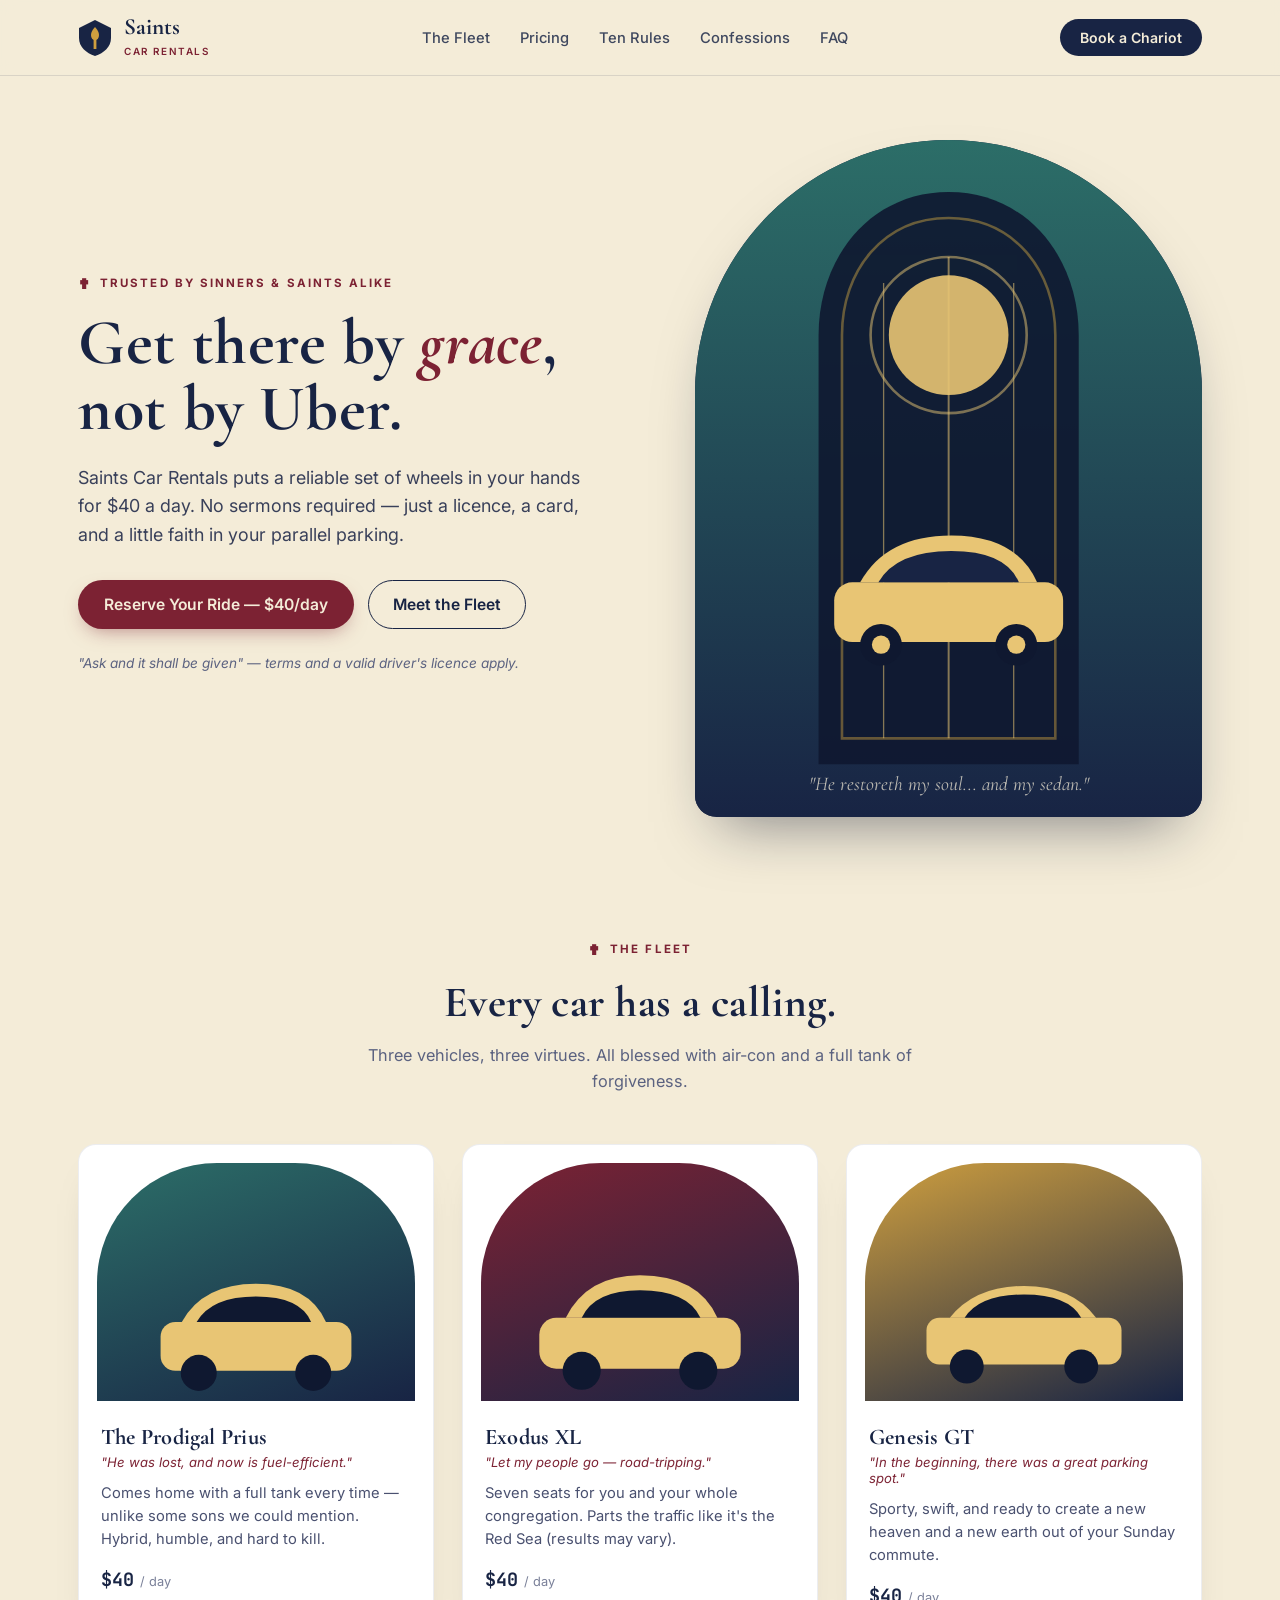
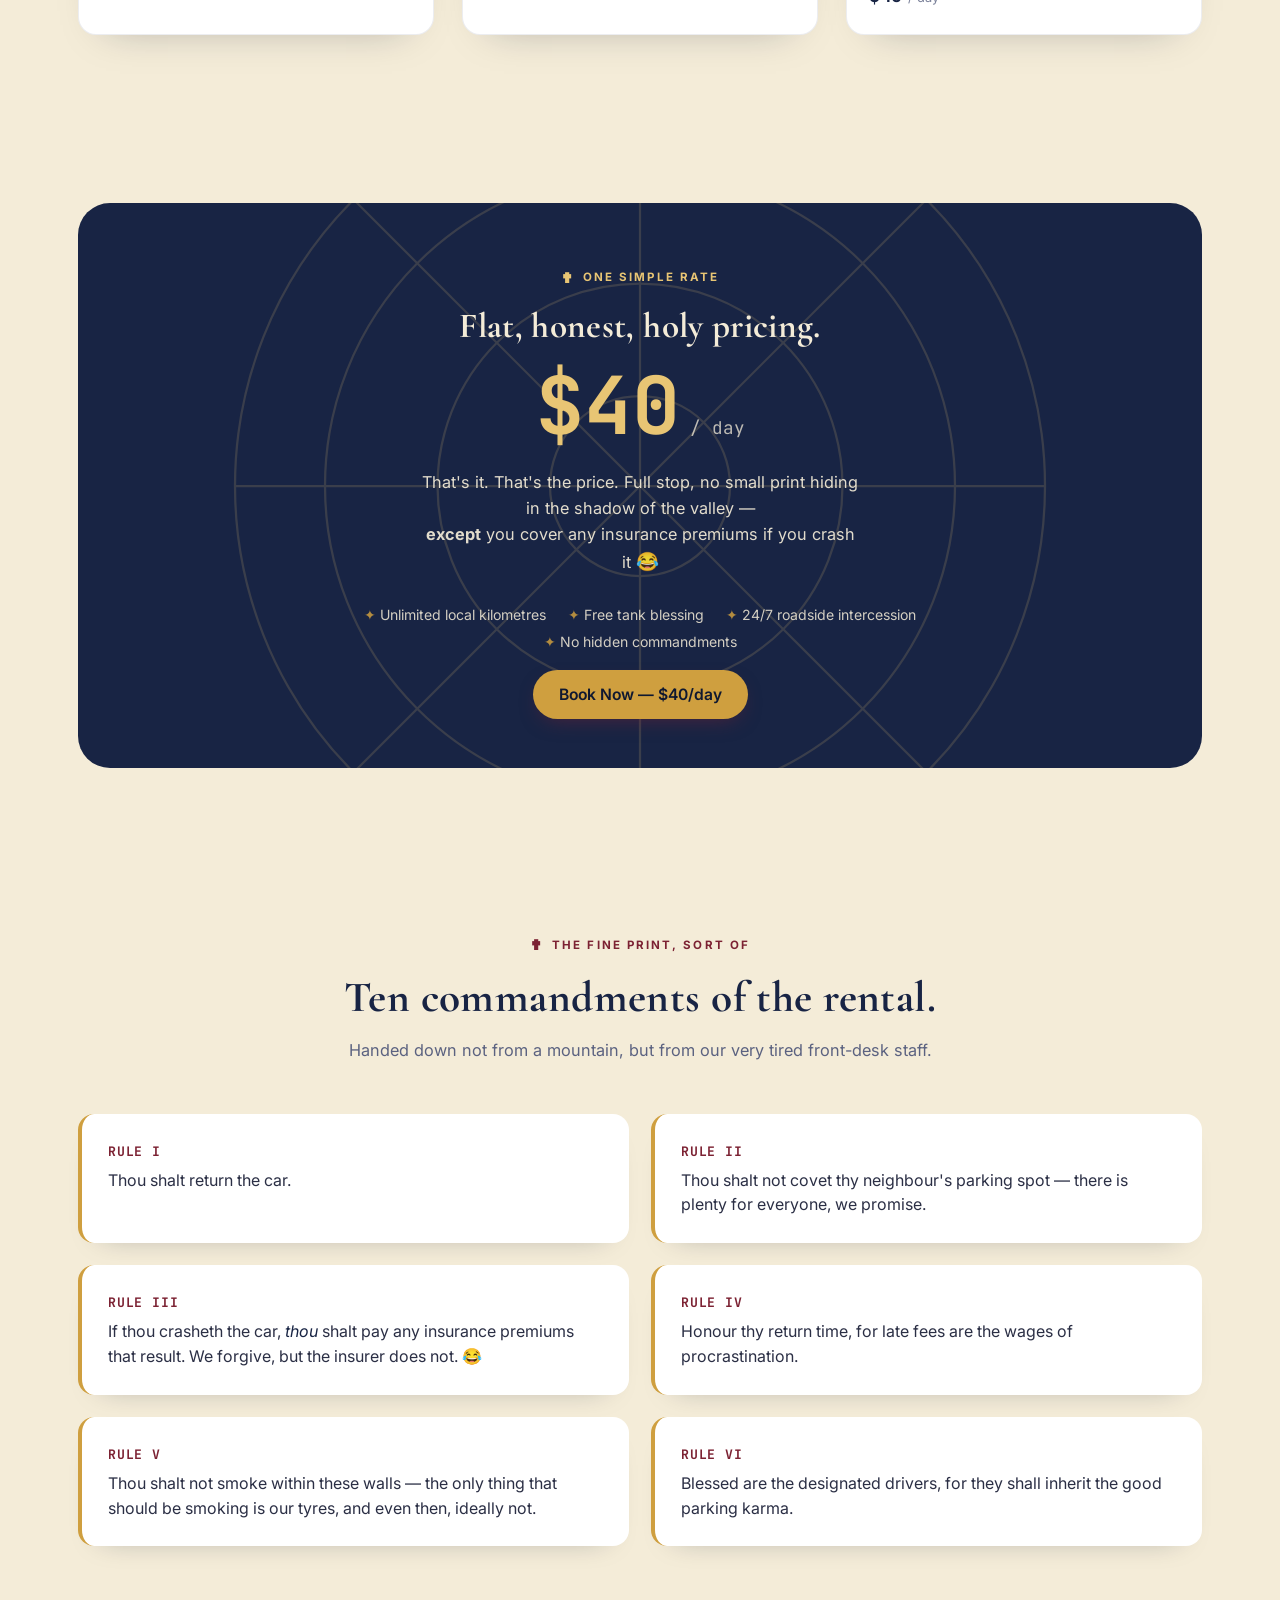
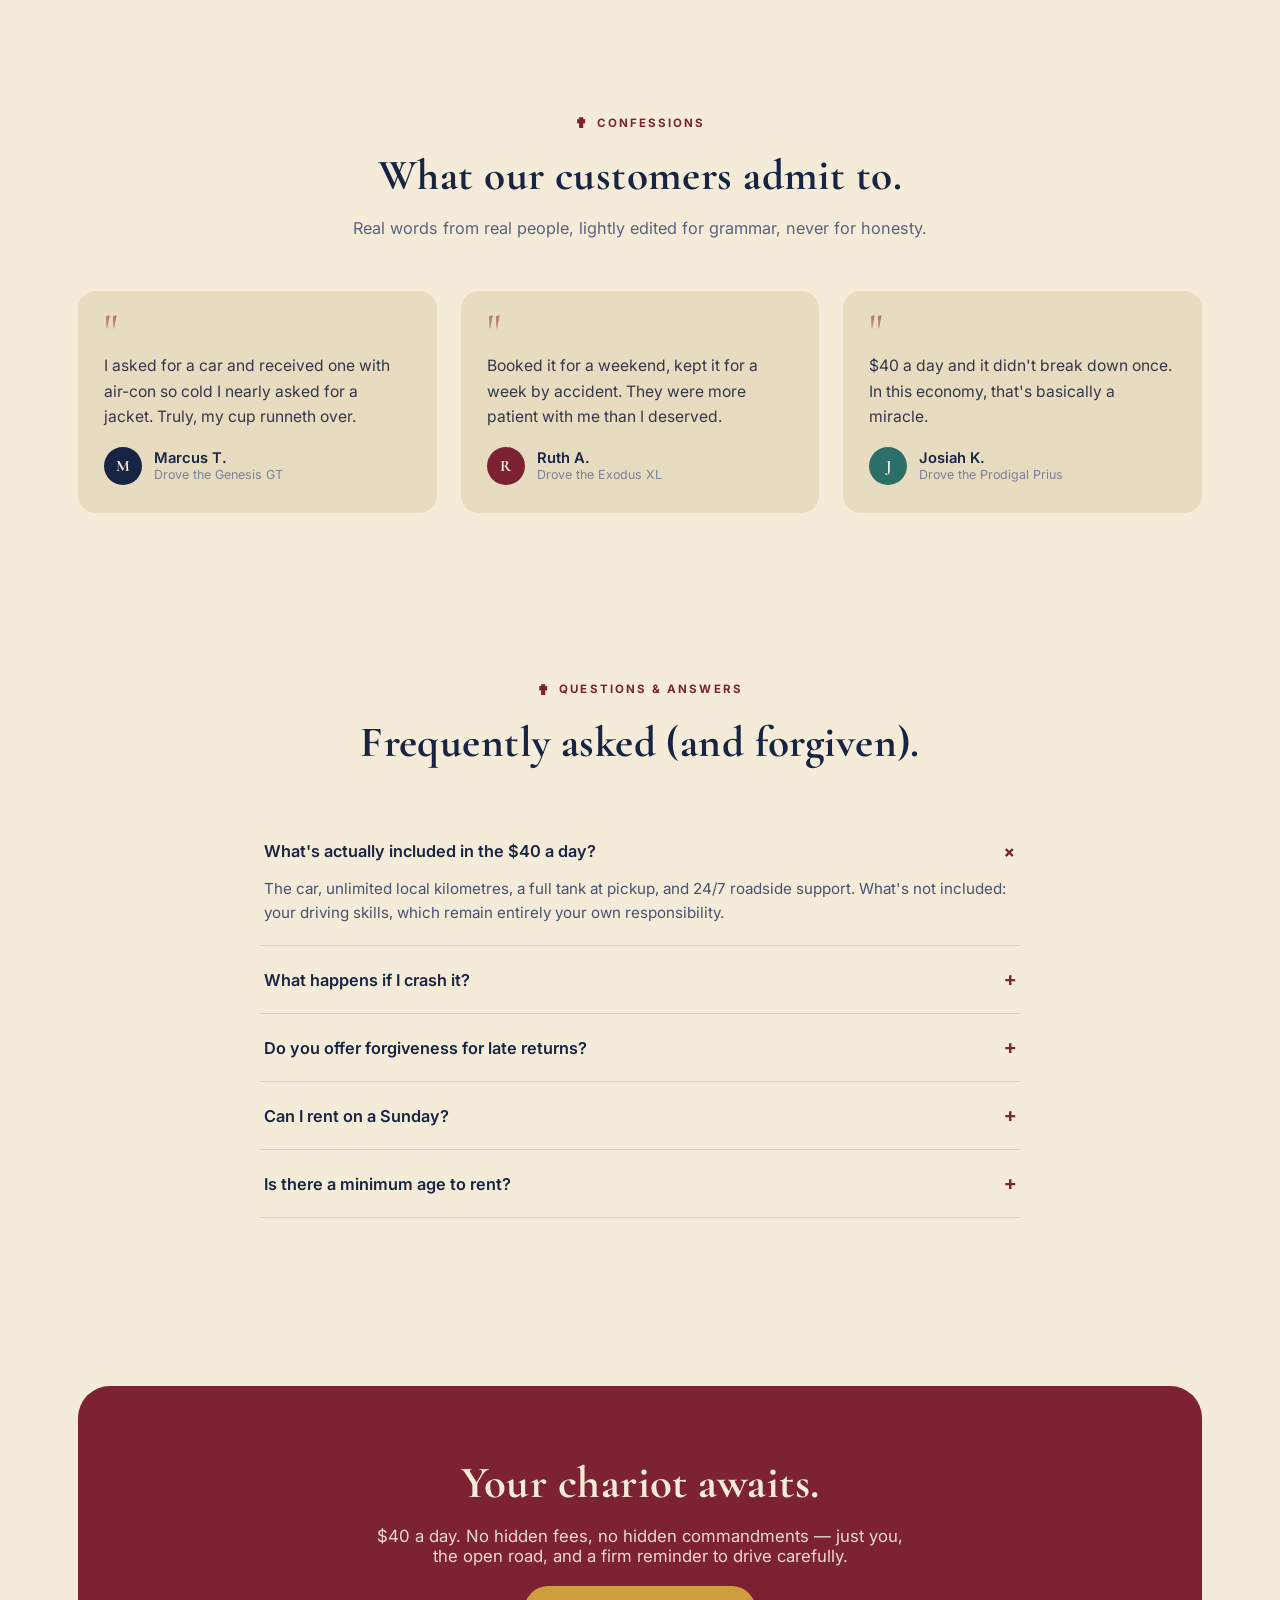
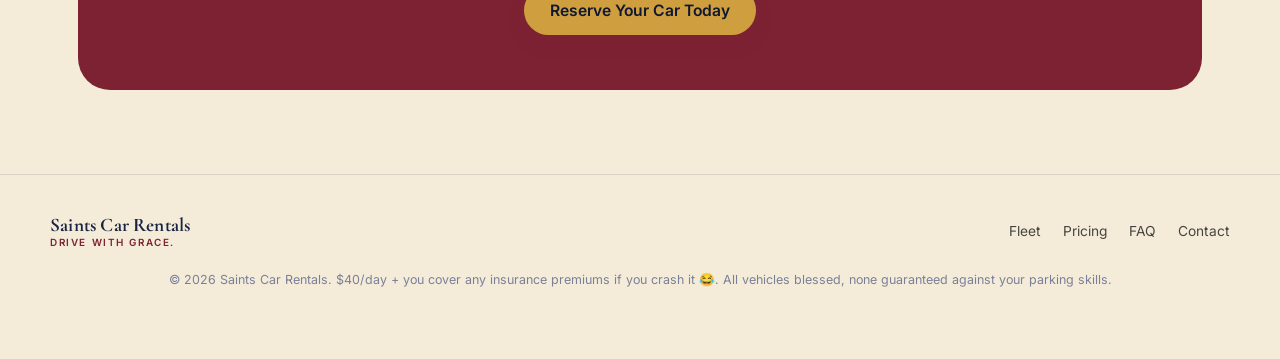
<file: carrental/index.html>
<!DOCTYPE html>
<html lang="en">
<head>
<meta charset="UTF-8">
<meta name="viewport" content="width=device-width, initial-scale=1.0">
<title>Saints Car Rentals — Drive With Grace</title>
<link rel="preconnect" href="https://fonts.googleapis.com">
<link rel="preconnect" href="https://fonts.gstatic.com" crossorigin>
<link href="https://fonts.googleapis.com/css2?family=Cormorant+Garamond:ital,wght@0,500;0,600;0,700;1,600&family=Inter:wght@400;500;600;700&family=JetBrains+Mono:wght@500;700&display=swap" rel="stylesheet">
<style>
  :root{
    --navy: #182444;
    --navy-deep: #0f1830;
    --gold: #cf9f3f;
    --gold-bright: #e8c574;
    --burgundy: #7c2233;
    --cream: #f4ecd8;
    --cream-dim: #e7dcc0;
    --glass-teal: #2c6e68;
    --ink: #1b1b1b;
    --radius: 18px;
  }
  *{box-sizing:border-box;}
  html{scroll-behavior:smooth;}
  body{
    margin:0;
    background:var(--cream);
    color:var(--ink);
    font-family:'Inter', sans-serif;
    -webkit-font-smoothing:antialiased;
  }
  h1,h2,h3,.display{
    font-family:'Cormorant Garamond', serif;
    font-weight:700;
    letter-spacing:.01em;
  }
  .mono{
    font-family:'JetBrains Mono', monospace;
  }
  a{color:inherit;}
  img,svg{display:block;}

  /* ---------- Arch shape used throughout as signature ---------- */
  .arch-frame{
    position:relative;
    border-radius: 999px 999px var(--radius) var(--radius);
    overflow:hidden;
    background: var(--navy);
  }

  /* ---------- Nav ---------- */
  header{
    position:sticky; top:0; z-index:50;
    background: rgba(244,236,216,0.92);
    backdrop-filter: blur(8px);
    border-bottom: 1px solid rgba(24,36,68,0.12);
  }
  .nav-wrap{
    max-width:1180px; margin:0 auto;
    display:flex; align-items:center; justify-content:space-between;
    padding: 16px 28px;
  }
  .brand{
    display:flex; align-items:center; gap:12px;
    text-decoration:none;
  }
  .brand-mark{width:34px; height:38px;}
  .brand-name{
    font-family:'Cormorant Garamond', serif;
    font-weight:700; font-size:1.45rem; color:var(--navy);
    line-height:1;
  }
  .brand-sub{
    font-size:0.62rem; letter-spacing:.16em; text-transform:uppercase;
    color:var(--burgundy); font-weight:600;
  }
  nav ul{
    list-style:none; display:flex; gap:30px; margin:0; padding:0;
    font-size:0.92rem; font-weight:500;
  }
  nav a{text-decoration:none; color:var(--navy); opacity:.82; transition:opacity .2s;}
  nav a:hover{opacity:1;}
  .nav-cta{
    background:var(--navy); color:var(--cream);
    padding:10px 20px; border-radius:999px;
    font-size:0.88rem; font-weight:600; text-decoration:none;
    white-space:nowrap;
  }
  .nav-cta:hover{background:var(--navy-deep);}
  @media (max-width:820px){ nav ul{display:none;} }

  /* ---------- Hero ---------- */
  .hero{
    position:relative;
    max-width:1180px; margin:0 auto;
    padding: 64px 28px 40px;
    display:grid; grid-template-columns: 1.05fr 0.95fr; gap:56px; align-items:center;
  }
  @media (max-width:900px){ .hero{grid-template-columns:1fr; padding-top:36px;} }

  .eyebrow{
    display:inline-flex; align-items:center; gap:8px;
    font-size:0.72rem; letter-spacing:.18em; text-transform:uppercase;
    color:var(--burgundy); font-weight:700; margin-bottom:18px;
  }
  .eyebrow::before{content:"✟"; font-size:0.9rem;}

  .hero h1{
    font-size: clamp(2.6rem, 5vw, 4.1rem);
    line-height: 1.03;
    color: var(--navy);
    margin: 0 0 22px;
  }
  .hero h1 em{
    font-style:italic; color:var(--burgundy);
  }
  .hero p.lede{
    font-size:1.12rem; line-height:1.6; color:#39405a; max-width:46ch;
    margin:0 0 30px;
  }
  .hero-ctas{display:flex; gap:14px; flex-wrap:wrap; margin-bottom:26px;}
  .btn-primary{
    background:var(--burgundy); color:var(--cream);
    padding:15px 26px; border-radius:999px; text-decoration:none;
    font-weight:600; font-size:0.98rem;
    box-shadow: 0 8px 20px -8px rgba(124,34,51,0.55);
    transition: transform .15s ease;
  }
  .btn-primary:hover{transform:translateY(-2px);}
  .btn-ghost{
    border:1.5px solid var(--navy); color:var(--navy);
    padding:14px 24px; border-radius:999px; text-decoration:none;
    font-weight:600; font-size:0.98rem;
  }
  .hero-note{
    font-size:0.85rem; color:#5b6280; font-style:italic;
  }

  /* stained glass hero panel */
  .hero-glass{
    position:relative;
    aspect-ratio: 3/4;
    border-radius: 260px 260px 22px 22px;
    background: var(--navy);
    overflow:hidden;
    box-shadow: 0 30px 60px -25px rgba(15,24,48,0.5);
  }

  /* ---------- Section shell ---------- */
  section{max-width:1180px; margin:0 auto; padding: 84px 28px;}
  .section-head{max-width:640px; margin:0 auto 50px; text-align:center;}
  .section-head .eyebrow{justify-content:center; display:flex;}
  .section-head h2{font-size:clamp(2rem,3.4vw,2.7rem); color:var(--navy); margin:0 0 14px;}
  .section-head p{color:#5b6280; font-size:1.02rem; line-height:1.6; margin:0;}

  /* ---------- Fleet cards ---------- */
  .fleet-grid{
    display:grid; grid-template-columns:repeat(3,1fr); gap:28px;
  }
  @media (max-width:900px){ .fleet-grid{grid-template-columns:1fr; max-width:420px; margin:0 auto;} }
  .fleet-card{
    background:#fff;
    border-radius: var(--radius);
    overflow:hidden;
    border:1px solid rgba(24,36,68,0.08);
    box-shadow: 0 18px 40px -28px rgba(15,24,48,0.35);
  }
  .fleet-window{
    aspect-ratio: 4/3;
    border-radius: 120px 120px 0 0;
    margin: 18px 18px 0;
  }
  .fleet-body{padding:22px 22px 26px;}
  .fleet-name{font-size:1.4rem; margin:0 0 4px; color:var(--navy);}
  .fleet-verse{font-size:0.82rem; color:var(--burgundy); font-style:italic; margin:0 0 12px;}
  .fleet-desc{font-size:0.92rem; color:#4a5170; line-height:1.55; margin:0 0 16px;}
  .fleet-price{display:flex; align-items:baseline; gap:6px;}
  .fleet-price .amt{font-family:'JetBrains Mono'; font-weight:700; font-size:1.15rem; color:var(--navy);}
  .fleet-price .per{font-size:0.8rem; color:#7a8099;}

  /* ---------- Pricing block (signature: rose window) ---------- */
  .pricing-wrap{
    background: var(--navy);
    border-radius: 32px;
    padding: 64px 40px;
    position:relative;
    overflow:hidden;
    color:var(--cream);
  }
  .pricing-inner{
    position:relative; z-index:2;
    max-width:560px; margin:0 auto; text-align:center;
  }
  .rose{
    position:absolute; top:50%; left:50%;
    width:900px; height:900px;
    transform:translate(-50%,-50%);
    opacity:0.16;
    z-index:1;
  }
  .price-tag{
    display:inline-flex; align-items:baseline; gap:10px;
    font-family:'JetBrains Mono';
    margin: 18px 0 6px;
  }
  .price-tag .big{font-size:5rem; font-weight:700; color:var(--gold-bright); line-height:1;}
  .price-tag .unit{font-size:1.1rem; color:var(--cream); opacity:.75;}
  .price-fine{
    font-size:1.02rem; line-height:1.6; color:var(--cream); opacity:.92;
    margin: 18px auto 30px; max-width:44ch;
  }
  .price-fine .laugh{font-size:1.15rem;}
  .price-includes{
    display:flex; flex-wrap:wrap; justify-content:center; gap:10px 22px;
    margin: 0 0 34px; padding:0; list-style:none;
    font-size:0.88rem; opacity:.85;
  }
  .price-includes li::before{content:"✦ "; color:var(--gold);}

  /* ---------- Jokes / commandments strip ---------- */
  .commandments{
    display:grid; grid-template-columns:repeat(2,1fr); gap:22px;
  }
  @media (max-width:820px){ .commandments{grid-template-columns:1fr;} }
  .commandment{
    background:#fff; border-radius:16px; padding:26px 26px;
    border-left: 4px solid var(--gold);
    box-shadow: 0 14px 30px -24px rgba(15,24,48,0.4);
  }
  .commandment .num{
    font-family:'JetBrains Mono'; color:var(--burgundy); font-weight:700; font-size:0.82rem;
    letter-spacing:.06em; text-transform:uppercase;
  }
  .commandment p{margin:8px 0 0; font-size:1rem; line-height:1.55; color:#2b2f45;}
  .commandment p em{color:var(--navy); font-style:italic;}

  /* ---------- Confessions (testimonials) ---------- */
  .confess-grid{display:grid; grid-template-columns:repeat(3,1fr); gap:24px;}
  @media (max-width:900px){ .confess-grid{grid-template-columns:1fr; max-width:480px; margin:0 auto;} }
  .confess-card{
    background: var(--cream-dim);
    border-radius: var(--radius);
    padding: 28px 26px;
    position:relative;
  }
  .confess-card .quote-mark{
    font-family:'Cormorant Garamond'; font-size:3rem; color:var(--burgundy);
    line-height:0.5; opacity:.5; display:block; margin-bottom:10px;
  }
  .confess-card p.body{font-size:0.98rem; line-height:1.6; color:#33374a; margin:0 0 18px;}
  .confess-who{display:flex; align-items:center; gap:12px;}
  .confess-avatar{
    width:38px; height:38px; border-radius:50%;
    display:flex; align-items:center; justify-content:center;
    font-family:'Cormorant Garamond'; font-weight:700; color:var(--cream);
  }
  .confess-name{font-weight:600; font-size:0.92rem; color:var(--navy);}
  .confess-car{font-size:0.78rem; color:#7a8099;}

  /* ---------- FAQ ---------- */
  .faq{max-width:760px; margin:0 auto;}
  details{
    border-bottom:1px solid rgba(24,36,68,0.14);
    padding: 20px 4px;
  }
  details summary{
    cursor:pointer; font-weight:600; font-size:1.02rem; color:var(--navy);
    list-style:none; display:flex; justify-content:space-between; align-items:center; gap:16px;
  }
  details summary::-webkit-details-marker{display:none;}
  details summary::after{
    content:"+"; font-family:'JetBrains Mono'; font-size:1.3rem; color:var(--burgundy);
    transition: transform .2s ease; flex-shrink:0;
  }
  details[open] summary::after{transform: rotate(45deg);}
  details p{margin:12px 0 0; color:#4a5170; font-size:0.95rem; line-height:1.6;}

  /* ---------- Final CTA ---------- */
  .final-cta{
    text-align:center; background:var(--burgundy); color:var(--cream);
    border-radius:32px; padding:70px 30px;
  }
  .final-cta h2{font-size:clamp(2rem,3.6vw,2.8rem); margin:0 0 16px;}
  .final-cta p{font-size:1.05rem; opacity:.92; max-width:50ch; margin:0 auto 34px;}
  .final-cta .btn-primary{background:var(--gold); color:var(--navy-deep);}

  footer{
    border-top:1px solid rgba(24,36,68,0.12);
    padding: 40px 28px 60px;
  }
  .footer-wrap{
    max-width:1180px; margin:0 auto;
    display:flex; justify-content:space-between; align-items:center; flex-wrap:wrap; gap:20px;
  }
  .footer-wrap .brand-name{font-size:1.2rem;}
  .foot-links{display:flex; gap:22px; font-size:0.86rem; opacity:.8;}
  .foot-links a{text-decoration:none;}
  .foot-fine{font-size:0.78rem; color:#7a8099; text-align:center; margin-top:24px;}

  ::selection{background:var(--gold); color:var(--navy-deep);}
</style>
</head>
<body>

<header>
  <div class="nav-wrap">
    <a class="brand" href="#top">
      <svg class="brand-mark" viewBox="0 0 34 38" fill="none" xmlns="http://www.w3.org/2000/svg">
        <path d="M17 1L33 9V19C33 28 26 34 17 37C8 34 1 28 1 19V9L17 1Z" fill="#182444"/>
        <path d="M17 8C17 8 21 12 21 16C21 19 19.5 21 17 21C14.5 21 13 19 13 16C13 12 17 8 17 8Z" fill="#cf9f3f"/>
        <rect x="15.6" y="20" width="2.8" height="10" fill="#cf9f3f"/>
      </svg>
      <span>
        <span class="brand-name" style="display:block;">Saints</span>
        <span class="brand-sub">Car Rentals</span>
      </span>
    </a>
    <nav>
      <ul>
        <li><a href="#fleet">The Fleet</a></li>
        <li><a href="#pricing">Pricing</a></li>
        <li><a href="#commandments">Ten Rules</a></li>
        <li><a href="#confessions">Confessions</a></li>
        <li><a href="#faq">FAQ</a></li>
      </ul>
    </nav>
    <a class="nav-cta" href="#pricing">Book a Chariot</a>
  </div>
</header>

<main id="top">

  <!-- ---------------- HERO ---------------- -->
  <section class="hero" style="padding-top:64px;">
    <div>
      <span class="eyebrow">Trusted by sinners &amp; saints alike</span>
      <h1>Get there by <em>grace</em>,<br>not by Uber.</h1>
      <p class="lede">Saints Car Rentals puts a reliable set of wheels in your hands for $40 a day. No sermons required — just a licence, a card, and a little faith in your parallel parking.</p>
      <div class="hero-ctas">
        <a class="btn-primary" href="#pricing">Reserve Your Ride — $40/day</a>
        <a class="btn-ghost" href="#fleet">Meet the Fleet</a>
      </div>
      <p class="hero-note">"Ask and it shall be given" — terms and a valid driver's licence apply.</p>
    </div>

    <div class="hero-glass" aria-hidden="true">
      <svg viewBox="0 0 400 520" width="100%" height="100%" preserveAspectRatio="xMidYMid slice">
        <defs>
          <linearGradient id="skyG" x1="0" y1="0" x2="0" y2="1">
            <stop offset="0" stop-color="#2c6e68"/>
            <stop offset="1" stop-color="#182444"/>
          </linearGradient>
        </defs>
        <rect width="400" height="520" fill="url(#skyG)"/>
        <!-- arch panes -->
        <g opacity="0.9">
          <path d="M200 40 C 260 40 300 90 300 150 L300 480 L100 480 L100 150 C100 90 140 40 200 40 Z" fill="#0f1830"/>
          <path d="M200 60 C 250 60 282 100 282 150 L282 460 L118 460 L118 150 C118 100 150 60 200 60 Z" fill="none" stroke="#cf9f3f" stroke-width="2" opacity="0.5"/>
        </g>
        <!-- rays -->
        <g opacity="0.55">
          <path d="M200 90 L200 460" stroke="#e8c574" stroke-width="1.5"/>
          <path d="M150 110 L150 460" stroke="#e8c574" stroke-width="1"/>
          <path d="M250 110 L250 460" stroke="#e8c574" stroke-width="1"/>
        </g>
        <!-- halo sun -->
        <circle cx="200" cy="150" r="46" fill="#e8c574" opacity="0.9"/>
        <circle cx="200" cy="150" r="60" fill="none" stroke="#e8c574" stroke-width="2" opacity="0.5"/>
        <!-- simple car silhouette -->
        <g transform="translate(112,300)">
          <rect x="0" y="40" width="176" height="46" rx="14" fill="#e8c574"/>
          <path d="M20 40 Q40 4 90 4 Q140 4 156 40 Z" fill="#e8c574"/>
          <path d="M34 40 Q48 16 90 16 Q132 16 142 40 Z" fill="#182444"/>
          <circle cx="36" cy="88" r="16" fill="#0f1830"/>
          <circle cx="140" cy="88" r="16" fill="#0f1830"/>
          <circle cx="36" cy="88" r="7" fill="#e8c574"/>
          <circle cx="140" cy="88" r="7" fill="#e8c574"/>
        </g>
        <text x="200" y="500" text-anchor="middle" font-family="Cormorant Garamond, serif" font-style="italic" font-size="15" fill="#f4ecd8" opacity="0.75">"He restoreth my soul... and my sedan."</text>
      </svg>
    </div>
  </section>

  <!-- ---------------- FLEET ---------------- -->
  <section id="fleet">
    <div class="section-head">
      <span class="eyebrow">The fleet</span>
      <h2>Every car has a calling.</h2>
      <p>Three vehicles, three virtues. All blessed with air-con and a full tank of forgiveness.</p>
    </div>
    <div class="fleet-grid">

      <div class="fleet-card">
        <div class="fleet-window" style="background:linear-gradient(160deg,#2c6e68,#182444);">
          <svg viewBox="0 0 300 225" width="100%" height="100%">
            <rect width="300" height="225" fill="none"/>
            <g transform="translate(60,120)">
              <rect x="0" y="30" width="180" height="46" rx="14" fill="#e8c574"/>
              <path d="M20 30 Q40 -6 90 -6 Q140 -6 156 30 Z" fill="#e8c574"/>
              <path d="M34 30 Q48 6 90 6 Q132 6 142 30 Z" fill="#0f1830"/>
              <circle cx="36" cy="78" r="17" fill="#0f1830"/>
              <circle cx="144" cy="78" r="17" fill="#0f1830"/>
            </g>
          </svg>
        </div>
        <div class="fleet-body">
          <h3 class="fleet-name">The Prodigal Prius</h3>
          <p class="fleet-verse">"He was lost, and now is fuel-efficient."</p>
          <p class="fleet-desc">Comes home with a full tank every time — unlike some sons we could mention. Hybrid, humble, and hard to kill.</p>
          <div class="fleet-price"><span class="amt">$40</span><span class="per">/ day</span></div>
        </div>
      </div>

      <div class="fleet-card">
        <div class="fleet-window" style="background:linear-gradient(160deg,#7c2233,#182444);">
          <svg viewBox="0 0 300 225" width="100%" height="100%">
            <g transform="translate(55,118)">
              <rect x="0" y="28" width="190" height="48" rx="16" fill="#e8c574"/>
              <path d="M25 28 Q45 -12 95 -12 Q150 -12 168 28 Z" fill="#e8c574"/>
              <path d="M40 28 Q52 2 95 2 Q140 2 152 28 Z" fill="#0f1830"/>
              <circle cx="40" cy="78" r="18" fill="#0f1830"/>
              <circle cx="150" cy="78" r="18" fill="#0f1830"/>
            </g>
          </svg>
        </div>
        <div class="fleet-body">
          <h3 class="fleet-name">Exodus XL</h3>
          <p class="fleet-verse">"Let my people go — road-tripping."</p>
          <p class="fleet-desc">Seven seats for you and your whole congregation. Parts the traffic like it's the Red Sea (results may vary).</p>
          <div class="fleet-price"><span class="amt">$40</span><span class="per">/ day</span></div>
        </div>
      </div>

      <div class="fleet-card">
        <div class="fleet-window" style="background:linear-gradient(160deg,#cf9f3f,#182444);">
          <svg viewBox="0 0 300 225" width="100%" height="100%">
            <g transform="translate(58,120)">
              <rect x="0" y="26" width="184" height="44" rx="12" fill="#e8c574"/>
              <path d="M22 26 Q46 -4 92 -4 Q138 -4 160 26 Z" fill="#e8c574"/>
              <path d="M36 26 Q50 4 92 4 Q134 4 146 26 Z" fill="#0f1830"/>
              <circle cx="38" cy="72" r="16" fill="#0f1830"/>
              <circle cx="146" cy="72" r="16" fill="#0f1830"/>
            </g>
          </svg>
        </div>
        <div class="fleet-body">
          <h3 class="fleet-name">Genesis GT</h3>
          <p class="fleet-verse">"In the beginning, there was a great parking spot."</p>
          <p class="fleet-desc">Sporty, swift, and ready to create a new heaven and a new earth out of your Sunday commute.</p>
          <div class="fleet-price"><span class="amt">$40</span><span class="per">/ day</span></div>
        </div>
      </div>

    </div>
  </section>

  <!-- ---------------- PRICING ---------------- -->
  <section id="pricing">
    <div class="pricing-wrap">
      <svg class="rose" viewBox="0 0 400 400" xmlns="http://www.w3.org/2000/svg">
        <g stroke="#e8c574" stroke-width="1" fill="none">
          <circle cx="200" cy="200" r="180"/>
          <circle cx="200" cy="200" r="140"/>
          <circle cx="200" cy="200" r="90"/>
          <circle cx="200" cy="200" r="40"/>
          <g>
            <line x1="200" y1="20" x2="200" y2="380"/>
            <line x1="20" y1="200" x2="380" y2="200"/>
            <line x1="60" y1="60" x2="340" y2="340"/>
            <line x1="340" y1="60" x2="60" y2="340"/>
          </g>
        </g>
      </svg>
      <div class="pricing-inner">
        <span class="eyebrow" style="color:var(--gold-bright);">One simple rate</span>
        <h2 style="color:var(--cream); margin:0; font-size:2.2rem;">Flat, honest, holy pricing.</h2>
        <div class="price-tag">
          <span class="big">$40</span>
          <span class="unit">/ day</span>
        </div>
        <p class="price-fine">That's it. That's the price. Full stop, no small print hiding in the shadow of the valley — <br>
        <strong>except</strong> you cover any insurance premiums if you crash it <span class="laugh">😂</span></p>
        <ul class="price-includes">
          <li>Unlimited local kilometres</li>
          <li>Free tank blessing</li>
          <li>24/7 roadside intercession</li>
          <li>No hidden commandments</li>
        </ul>
        <a class="btn-primary" href="#" style="background:var(--gold); color:var(--navy-deep);">Book Now — $40/day</a>
      </div>
    </div>
  </section>

  <!-- ---------------- COMMANDMENTS / JOKES ---------------- -->
  <section id="commandments">
    <div class="section-head">
      <span class="eyebrow">The fine print, sort of</span>
      <h2>Ten commandments of the rental.</h2>
      <p>Handed down not from a mountain, but from our very tired front-desk staff.</p>
    </div>
    <div class="commandments">
      <div class="commandment">
        <span class="num">Rule I</span>
        <p>Thou shalt return the car.</p>
      </div>
      <div class="commandment">
        <span class="num">Rule II</span>
        <p>Thou shalt not covet thy neighbour's parking spot — there is plenty for everyone, we promise.</p>
      </div>
      <div class="commandment">
        <span class="num">Rule III</span>
        <p>If thou crasheth the car, <em>thou</em> shalt pay any insurance premiums that result. We forgive, but the insurer does not. 😂</p>
      </div>
      <div class="commandment">
        <span class="num">Rule IV</span>
        <p>Honour thy return time, for late fees are the wages of procrastination.</p>
      </div>
      <div class="commandment">
        <span class="num">Rule V</span>
        <p>Thou shalt not smoke within these walls — the only thing that should be smoking is our tyres, and even then, ideally not.</p>
      </div>
      <div class="commandment">
        <span class="num">Rule VI</span>
        <p>Blessed are the designated drivers, for they shall inherit the good parking karma.</p>
      </div>
    </div>
  </section>

  <!-- ---------------- CONFESSIONS ---------------- -->
  <section id="confessions">
    <div class="section-head">
      <span class="eyebrow">Confessions</span>
      <h2>What our customers admit to.</h2>
      <p>Real words from real people, lightly edited for grammar, never for honesty.</p>
    </div>
    <div class="confess-grid">
      <div class="confess-card">
        <span class="quote-mark">"</span>
        <p class="body">I asked for a car and received one with air-con so cold I nearly asked for a jacket. Truly, my cup runneth over.</p>
        <div class="confess-who">
          <div class="confess-avatar" style="background:var(--navy);">M</div>
          <div>
            <div class="confess-name">Marcus T.</div>
            <div class="confess-car">Drove the Genesis GT</div>
          </div>
        </div>
      </div>
      <div class="confess-card">
        <span class="quote-mark">"</span>
        <p class="body">Booked it for a weekend, kept it for a week by accident. They were more patient with me than I deserved.</p>
        <div class="confess-who">
          <div class="confess-avatar" style="background:var(--burgundy);">R</div>
          <div>
            <div class="confess-name">Ruth A.</div>
            <div class="confess-car">Drove the Exodus XL</div>
          </div>
        </div>
      </div>
      <div class="confess-card">
        <span class="quote-mark">"</span>
        <p class="body">$40 a day and it didn't break down once. In this economy, that's basically a miracle.</p>
        <div class="confess-who">
          <div class="confess-avatar" style="background:var(--glass-teal);">J</div>
          <div>
            <div class="confess-name">Josiah K.</div>
            <div class="confess-car">Drove the Prodigal Prius</div>
          </div>
        </div>
      </div>
    </div>
  </section>

  <!-- ---------------- FAQ ---------------- -->
  <section id="faq">
    <div class="section-head">
      <span class="eyebrow">Questions &amp; answers</span>
      <h2>Frequently asked (and forgiven).</h2>
    </div>
    <div class="faq">
      <details open>
        <summary>What's actually included in the $40 a day?</summary>
        <p>The car, unlimited local kilometres, a full tank at pickup, and 24/7 roadside support. What's not included: your driving skills, which remain entirely your own responsibility.</p>
      </details>
      <details>
        <summary>What happens if I crash it?</summary>
        <p>First, we hope you're okay. Second — genuinely, no joke here — you're responsible for any insurance premiums that result from the incident. We said it in the pricing section too, because it bears repeating (and because it made us laugh). 😂</p>
      </details>
      <details>
        <summary>Do you offer forgiveness for late returns?</summary>
        <p>Seventy times seven, technically. In practice, a $25 late fee kicks in after a two-hour grace period. Grace has limits; the fee does not.</p>
      </details>
      <details>
        <summary>Can I rent on a Sunday?</summary>
        <p>Absolutely — we're open seven days a week. We just ask that you drive a little more carefully than usual, out of respect for the day and for our insurance rates.</p>
      </details>
      <details>
        <summary>Is there a minimum age to rent?</summary>
        <p>You need to be 21 or older with a valid driver's licence. No commandments about age in the Bible, but our insurer had a few thoughts.</p>
      </details>
    </div>
  </section>

  <!-- ---------------- FINAL CTA ---------------- -->
  <section>
    <div class="final-cta">
      <h2>Your chariot awaits.</h2>
      <p>$40 a day. No hidden fees, no hidden commandments — just you, the open road, and a firm reminder to drive carefully.</p>
      <a class="btn-primary" href="#pricing">Reserve Your Car Today</a>
    </div>
  </section>

</main>

<footer>
  <div class="footer-wrap">
    <div>
      <span class="brand-name display" style="color:var(--navy);">Saints Car Rentals</span>
      <div class="brand-sub" style="color:var(--burgundy);">Drive with grace.</div>
    </div>
    <div class="foot-links">
      <a href="#fleet">Fleet</a>
      <a href="#pricing">Pricing</a>
      <a href="#faq">FAQ</a>
      <a href="#">Contact</a>
    </div>
  </div>
  <p class="foot-fine">© 2026 Saints Car Rentals. $40/day + you cover any insurance premiums if you crash it 😂. All vehicles blessed, none guaranteed against your parking skills.</p>
</footer>

</body>
</html>
</file>
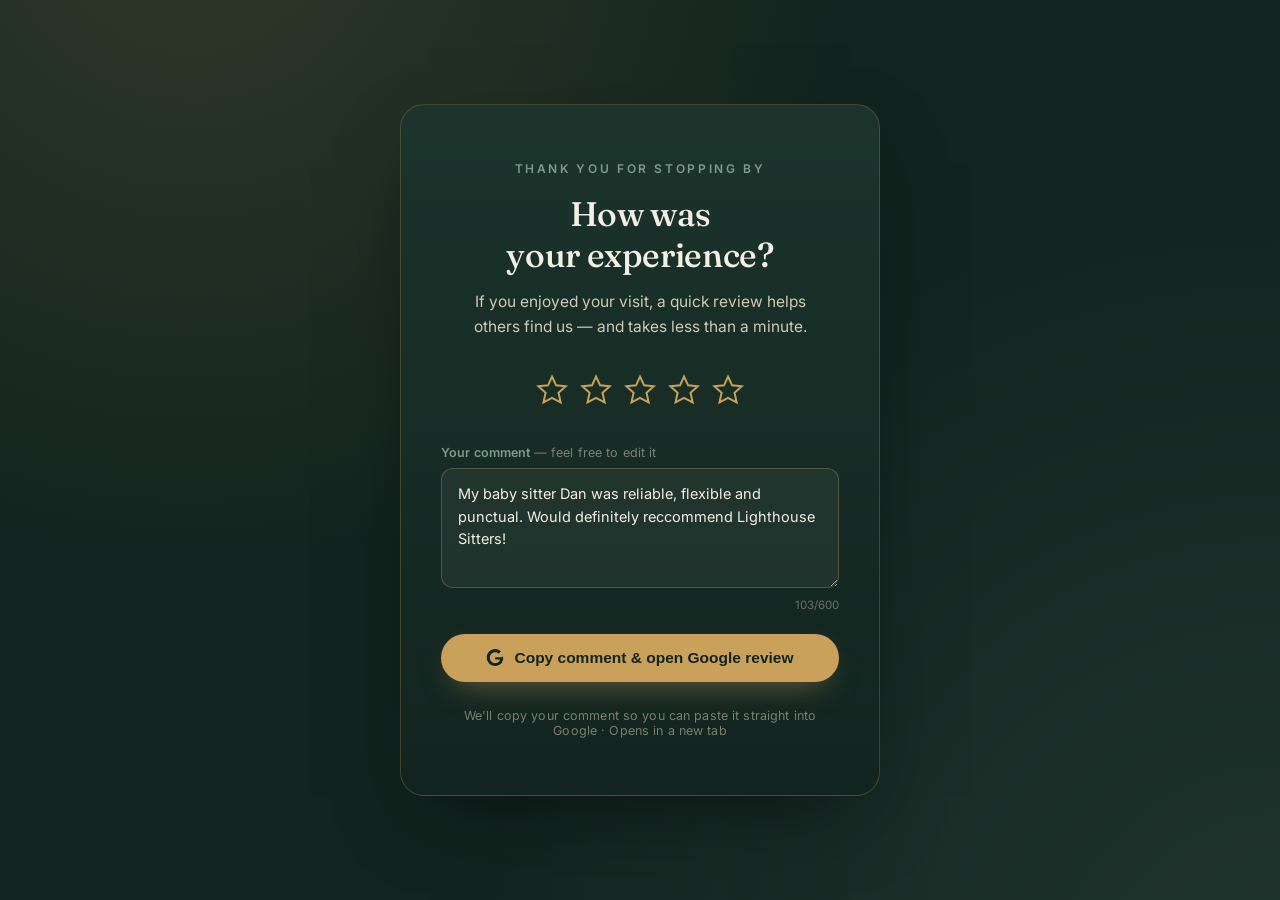
<file: lighthouse/index.html>
<!DOCTYPE html>
<html lang="en">
<head>
<meta charset="UTF-8">
<meta name="viewport" content="width=device-width, initial-scale=1.0">
<title>Leave us a review</title>
<link rel="preconnect" href="https://fonts.googleapis.com">
<link rel="preconnect" href="https://fonts.gstatic.com" crossorigin>
<link href="https://fonts.googleapis.com/css2?family=Fraunces:opsz,wght@9..144,400;9..144,500;9..144,600&family=Inter:wght@400;500;600;700&display=swap" rel="stylesheet">
<style>
  :root {
    --ink: #12241F;
    --ink-soft: #1B342C;
    --ivory: #F4EFE4;
    --ivory-dim: #CFC9B8;
    --brass: #C9A15A;
    --brass-bright: #E3BE7C;
    --sage: #7C9B8C;
    --radius: 18px;
  }

  * { box-sizing: border-box; }

  html, body {
    margin: 0;
    padding: 0;
    height: 100%;
  }

  body {
    background:
      radial-gradient(circle at 15% -10%, rgba(201,161,90,0.16), transparent 45%),
      radial-gradient(circle at 100% 110%, rgba(124,155,140,0.14), transparent 50%),
      var(--ink);
    color: var(--ivory);
    font-family: 'Inter', sans-serif;
    min-height: 100vh;
    display: flex;
    align-items: center;
    justify-content: center;
    padding: 32px 20px;
    -webkit-font-smoothing: antialiased;
  }

  .card {
    width: 100%;
    max-width: 480px;
    background: linear-gradient(180deg, var(--ink-soft), var(--ink));
    border: 1px solid rgba(201,161,90,0.25);
    border-radius: 24px;
    padding: 56px 40px 44px;
    text-align: center;
    position: relative;
    overflow: hidden;
    box-shadow: 0 30px 80px -30px rgba(0,0,0,0.6);
  }

  .card::before {
    content: "";
    position: absolute;
    top: -60%;
    left: 50%;
    transform: translateX(-50%);
    width: 140%;
    height: 220px;
    background: radial-gradient(ellipse at center, rgba(201,161,90,0.18), transparent 70%);
    pointer-events: none;
  }

  .eyebrow {
    font-size: 12px;
    letter-spacing: 0.22em;
    text-transform: uppercase;
    color: var(--sage);
    margin: 0 0 18px;
    font-weight: 600;
  }

  h1 {
    font-family: 'Fraunces', serif;
    font-optical-sizing: auto;
    font-weight: 500;
    font-size: 34px;
    line-height: 1.2;
    margin: 0 0 14px;
    color: var(--ivory);
    letter-spacing: -0.01em;
  }

  p.sub {
    font-size: 15.5px;
    line-height: 1.6;
    color: var(--ivory-dim);
    margin: 0 auto 34px;
    max-width: 340px;
  }

  /* Star rating — the signature element */
  .stars {
    display: flex;
    justify-content: center;
    gap: 10px;
    margin-bottom: 38px;
  }

  .stars svg {
    width: 34px;
    height: 34px;
    cursor: pointer;
    transform-origin: center;
    transition: transform 0.25s cubic-bezier(.34,1.56,.64,1);
  }

  .stars svg path {
    fill: transparent;
    stroke: var(--brass);
    stroke-width: 1.4;
    transition: fill 0.35s ease, stroke 0.35s ease;
  }

  .stars svg.lit path {
    fill: var(--brass-bright);
    stroke: var(--brass-bright);
  }

  .stars svg:hover {
    transform: translateY(-3px) scale(1.06);
  }

  .comment-block {
    text-align: left;
    margin-bottom: 22px;
  }

  .comment-label {
    display: block;
    font-size: 12.5px;
    font-weight: 600;
    color: var(--sage);
    margin-bottom: 8px;
    letter-spacing: 0.01em;
  }

  .comment-label span {
    font-weight: 400;
    color: rgba(207,201,184,0.55);
  }

  .comment-box {
    width: 100%;
    resize: vertical;
    min-height: 92px;
    background: rgba(244,239,228,0.05);
    border: 1px solid rgba(201,161,90,0.3);
    border-radius: 12px;
    color: var(--ivory);
    font-family: 'Inter', sans-serif;
    font-size: 14.5px;
    line-height: 1.55;
    padding: 14px 16px;
    outline: none;
    transition: border-color 0.2s ease, background 0.2s ease;
  }

  .comment-box:focus {
    border-color: var(--brass-bright);
    background: rgba(244,239,228,0.08);
  }

  .comment-box::placeholder { color: rgba(207,201,184,0.4); }

  .char-count {
    text-align: right;
    font-size: 11.5px;
    color: rgba(207,201,184,0.45);
    margin-top: 6px;
  }

  .cta {
    border: none;
    cursor: pointer;
    width: 100%;
    justify-content: center;
    display: inline-flex;
    align-items: center;
    gap: 10px;
    background: var(--brass);
    color: var(--ink);
    text-decoration: none;
    font-weight: 600;
    font-size: 15.5px;
    padding: 15px 30px;
    border-radius: 999px;
    transition: background 0.25s ease, transform 0.2s ease, box-shadow 0.25s ease;
    box-shadow: 0 12px 30px -12px rgba(201,161,90,0.55);
  }

  .cta:hover {
    background: var(--brass-bright);
    transform: translateY(-2px);
    box-shadow: 0 16px 36px -12px rgba(227,190,124,0.6);
  }

  .cta:active { transform: translateY(0); }

  .cta svg {
    width: 18px;
    height: 18px;
    flex-shrink: 0;
  }

  .footnote {
    margin-top: 26px;
    font-size: 12.5px;
    color: rgba(207,201,184,0.55);
    letter-spacing: 0.01em;
  }

  @media (prefers-reduced-motion: reduce) {
    .stars svg, .cta { transition: none; }
  }

  @media (max-width: 400px) {
    .card { padding: 44px 26px 36px; }
    h1 { font-size: 28px; }
  }
</style>
</head>
<body>

  <div class="card">
    <p class="eyebrow">Thank you for stopping by</p>
    <h1>How was your&nbsp;experience?</h1>
    <p class="sub">If you enjoyed your visit, a quick review helps others find us — and takes less than a minute.</p>

    <div class="stars" id="stars" aria-label="5 star rating, click to leave a review">
      <svg viewBox="0 0 24 24"><path d="M12 2.5l2.9 6.2 6.8.7-5.1 4.6 1.5 6.7L12 17.6 6 20.7l1.5-6.7-5.1-4.6 6.8-.7z"/></svg>
      <svg viewBox="0 0 24 24"><path d="M12 2.5l2.9 6.2 6.8.7-5.1 4.6 1.5 6.7L12 17.6 6 20.7l1.5-6.7-5.1-4.6 6.8-.7z"/></svg>
      <svg viewBox="0 0 24 24"><path d="M12 2.5l2.9 6.2 6.8.7-5.1 4.6 1.5 6.7L12 17.6 6 20.7l1.5-6.7-5.1-4.6 6.8-.7z"/></svg>
      <svg viewBox="0 0 24 24"><path d="M12 2.5l2.9 6.2 6.8.7-5.1 4.6 1.5 6.7L12 17.6 6 20.7l1.5-6.7-5.1-4.6 6.8-.7z"/></svg>
      <svg viewBox="0 0 24 24"><path d="M12 2.5l2.9 6.2 6.8.7-5.1 4.6 1.5 6.7L12 17.6 6 20.7l1.5-6.7-5.1-4.6 6.8-.7z"/></svg>
    </div>

    <div class="comment-block">
      <label for="comment" class="comment-label">Your comment <span>— feel free to edit it</span></label>
      <textarea id="comment" class="comment-box" maxlength="600" rows="4">My baby sitter Dan was reliable, flexible and punctual. Would definitely reccommend Lighthouse Sitters!</textarea>
      <div class="char-count"><span id="charCount">0</span>/600</div>
    </div>

    <button class="cta" id="ctaBtn" type="button">
      <svg viewBox="0 0 24 24" fill="none" xmlns="http://www.w3.org/2000/svg">
        <path d="M21.35 11.1h-9.17v2.92h6.51c-.28 1.68-1.87 4.93-6.51 4.93-3.92 0-7.11-3.25-7.11-7.25s3.19-7.25 7.11-7.25c2.23 0 3.72.95 4.58 1.77l3.12-3.02C17.95 1.24 15.44 0 12.18 0 5.98 0 1 5.05 1 11.25s4.98 11.25 11.18 11.25c6.45 0 10.73-4.53 10.73-10.91 0-.73-.08-1.29-.18-1.85z" fill="#12241F"/>
      </svg>
      <span id="ctaLabel">Copy comment &amp; open Google review</span>
    </button>

    <p class="footnote" id="footnote">We'll copy your comment so you can paste it straight into Google · Opens in a new tab</p>
  </div>

<script>
  const REVIEW_URL = 'https://g.page/r/CXRTahhL0hPaEAE/review';

  const stars = document.querySelectorAll('#stars svg');
  stars.forEach((star, i) => {
    star.addEventListener('mouseenter', () => {
      stars.forEach((s, j) => s.classList.toggle('lit', j <= i));
    });
    star.addEventListener('click', () => {
      copyAndGo();
    });
  });
  document.getElementById('stars').addEventListener('mouseleave', () => {
    stars.forEach(s => s.classList.remove('lit'));
  });

  const commentBox = document.getElementById('comment');
  const charCount = document.getElementById('charCount');

  function updateCount() {
    charCount.textContent = commentBox.value.length;
  }
  updateCount();
  commentBox.addEventListener('input', updateCount);

  async function copyAndGo() {
    const text = commentBox.value.trim();
    const btn = document.getElementById('ctaBtn');
    const label = document.getElementById('ctaLabel');
    const footnote = document.getElementById('footnote');

    try {
      if (text) {
        await navigator.clipboard.writeText(text);
        label.textContent = 'Copied — opening Google…';
        footnote.textContent = 'Your comment is on the clipboard — just paste it into the review box on Google.';
      }
    } catch (err) {
      footnote.textContent = 'Select and copy your comment above, then paste it on the next page.';
    }

    window.open(REVIEW_URL, '_blank', 'noopener');

    setTimeout(() => {
      label.textContent = 'Copy comment & open Google review';
    }, 2600);
  }

  document.getElementById('ctaBtn').addEventListener('click', copyAndGo);
</script>

</body>
</html>
</file>
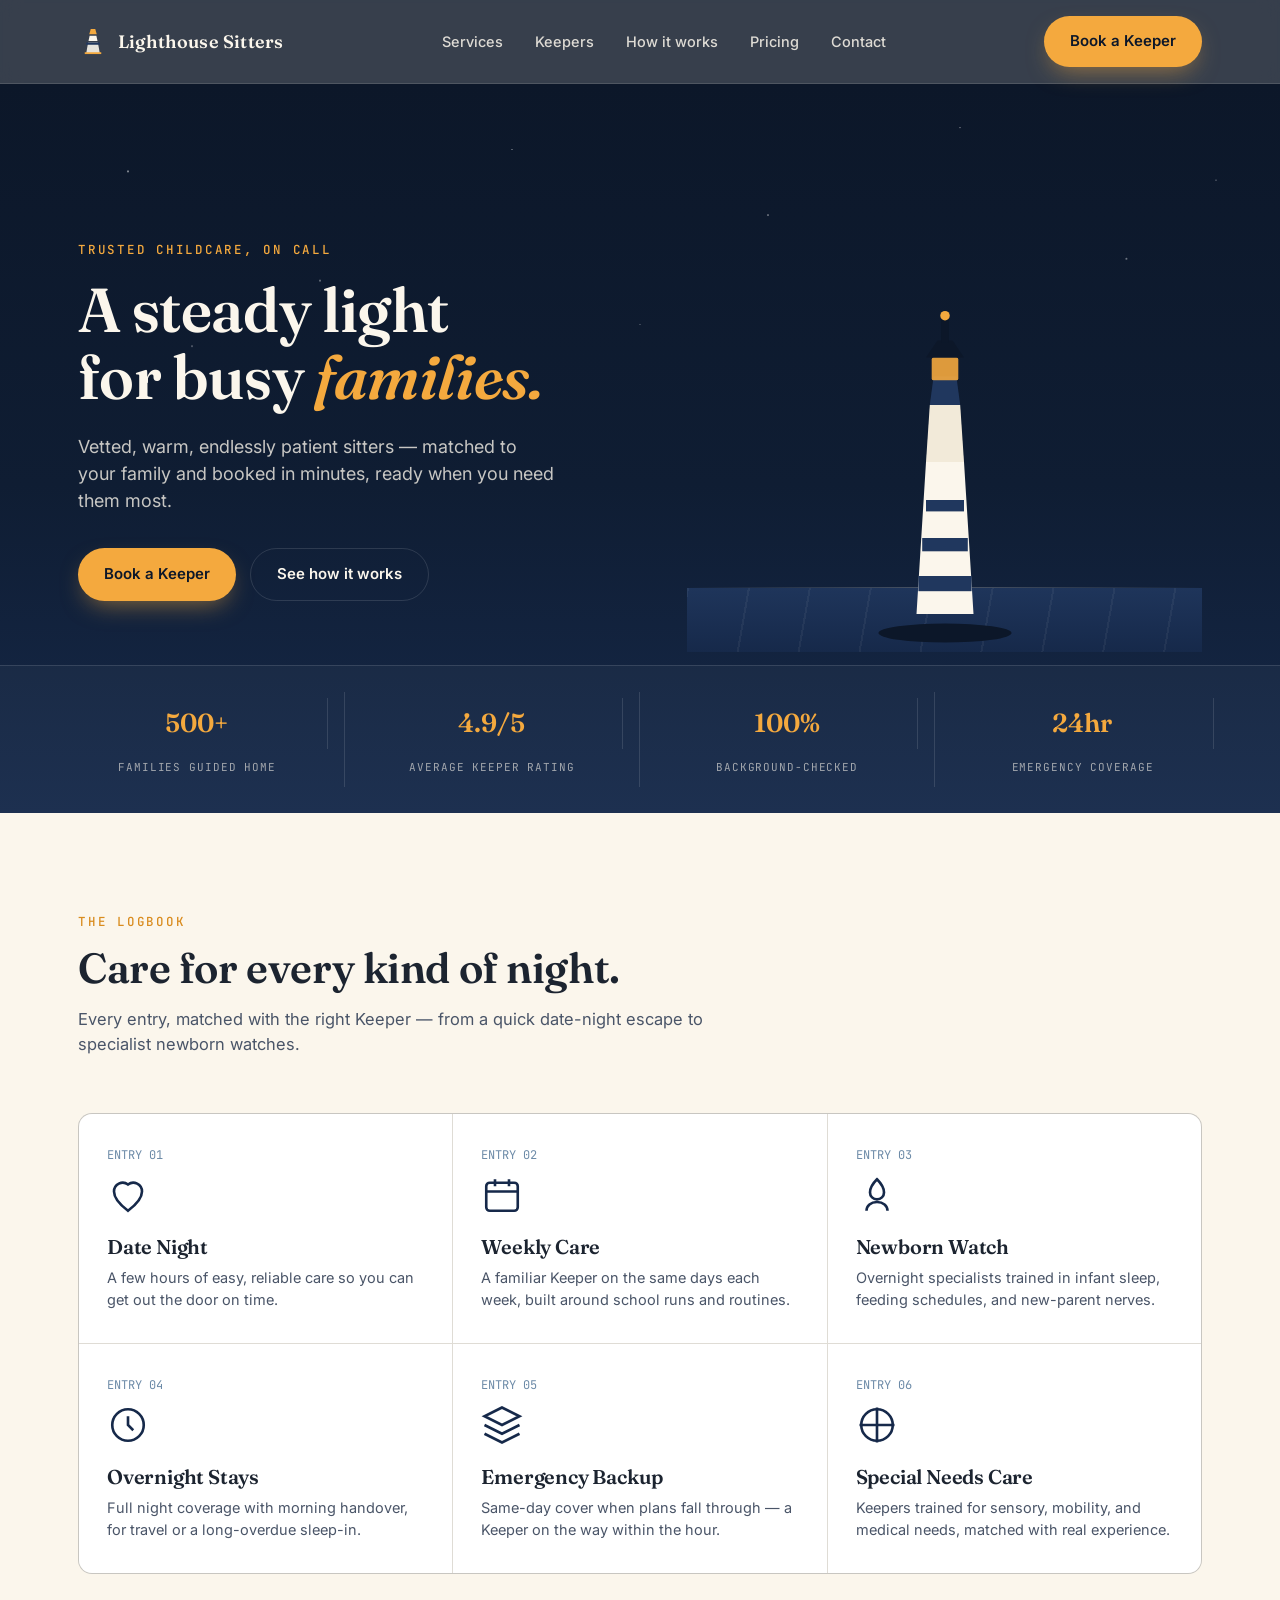
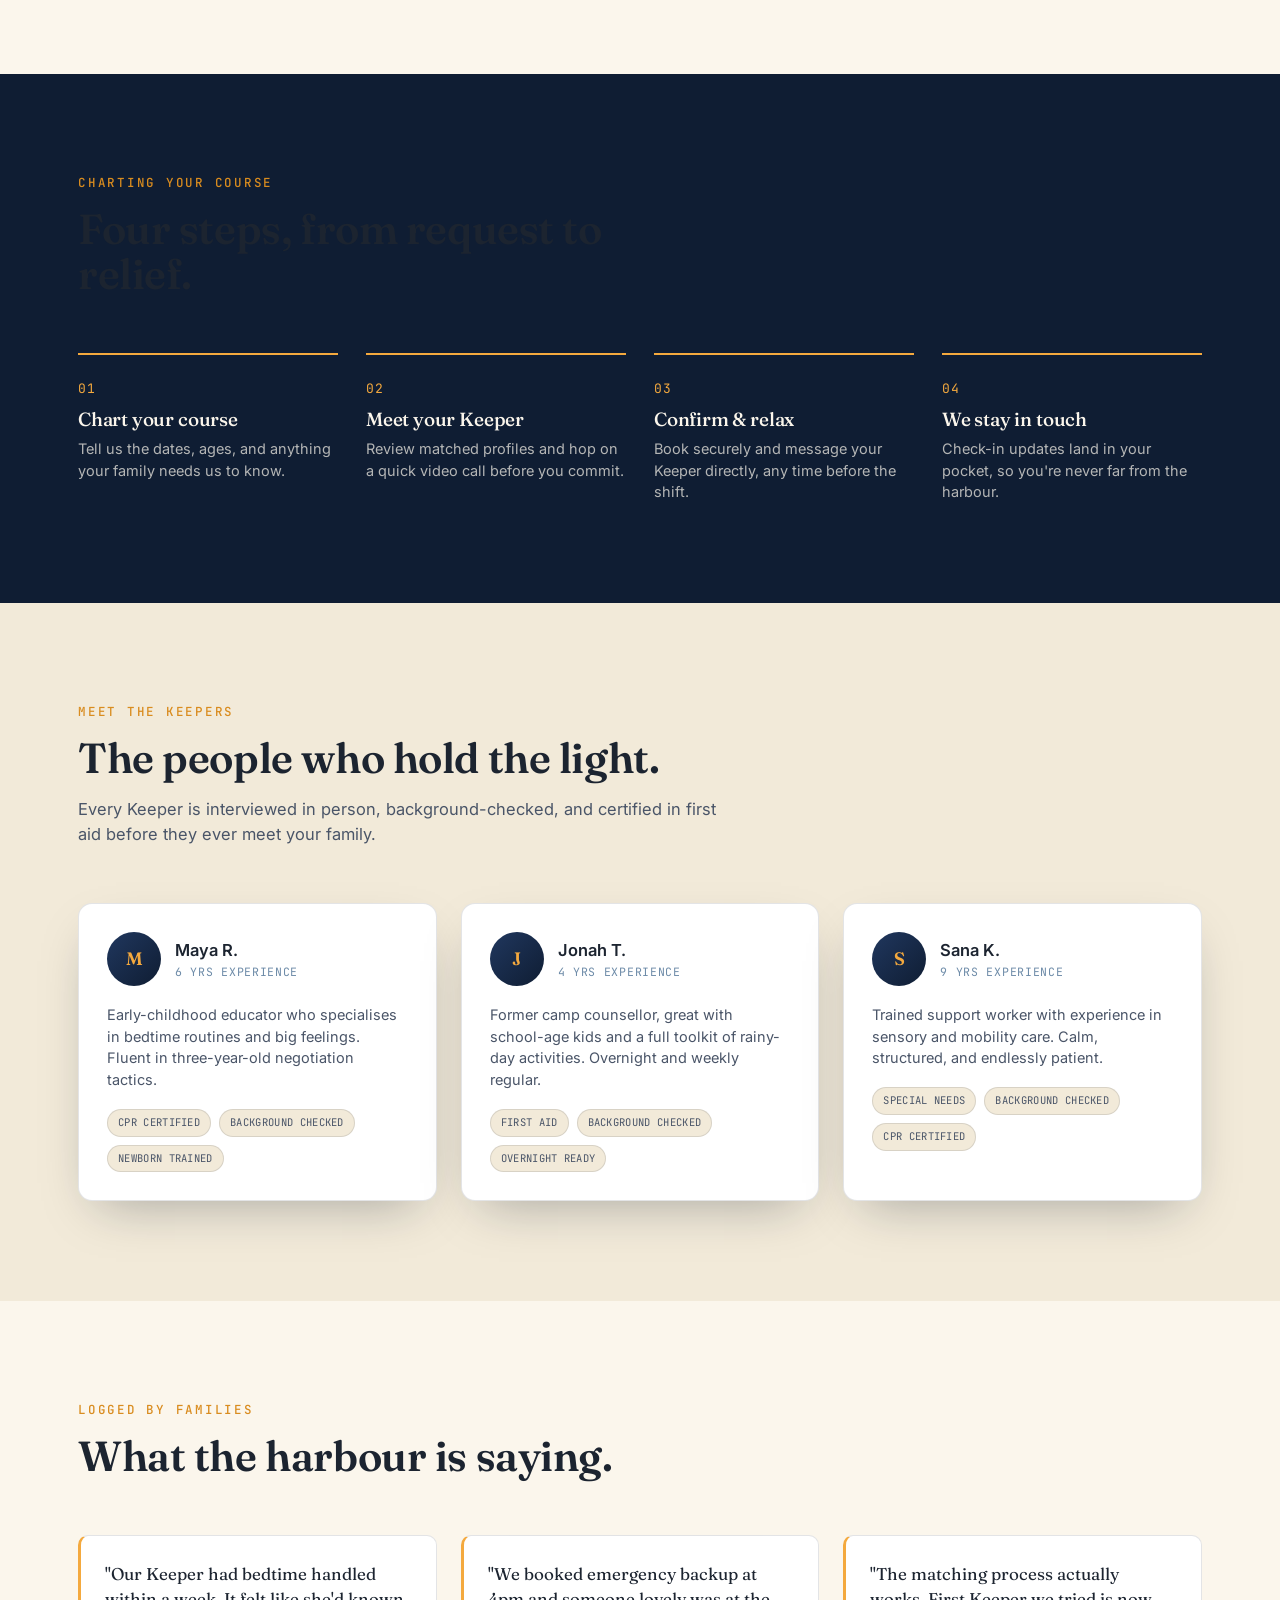
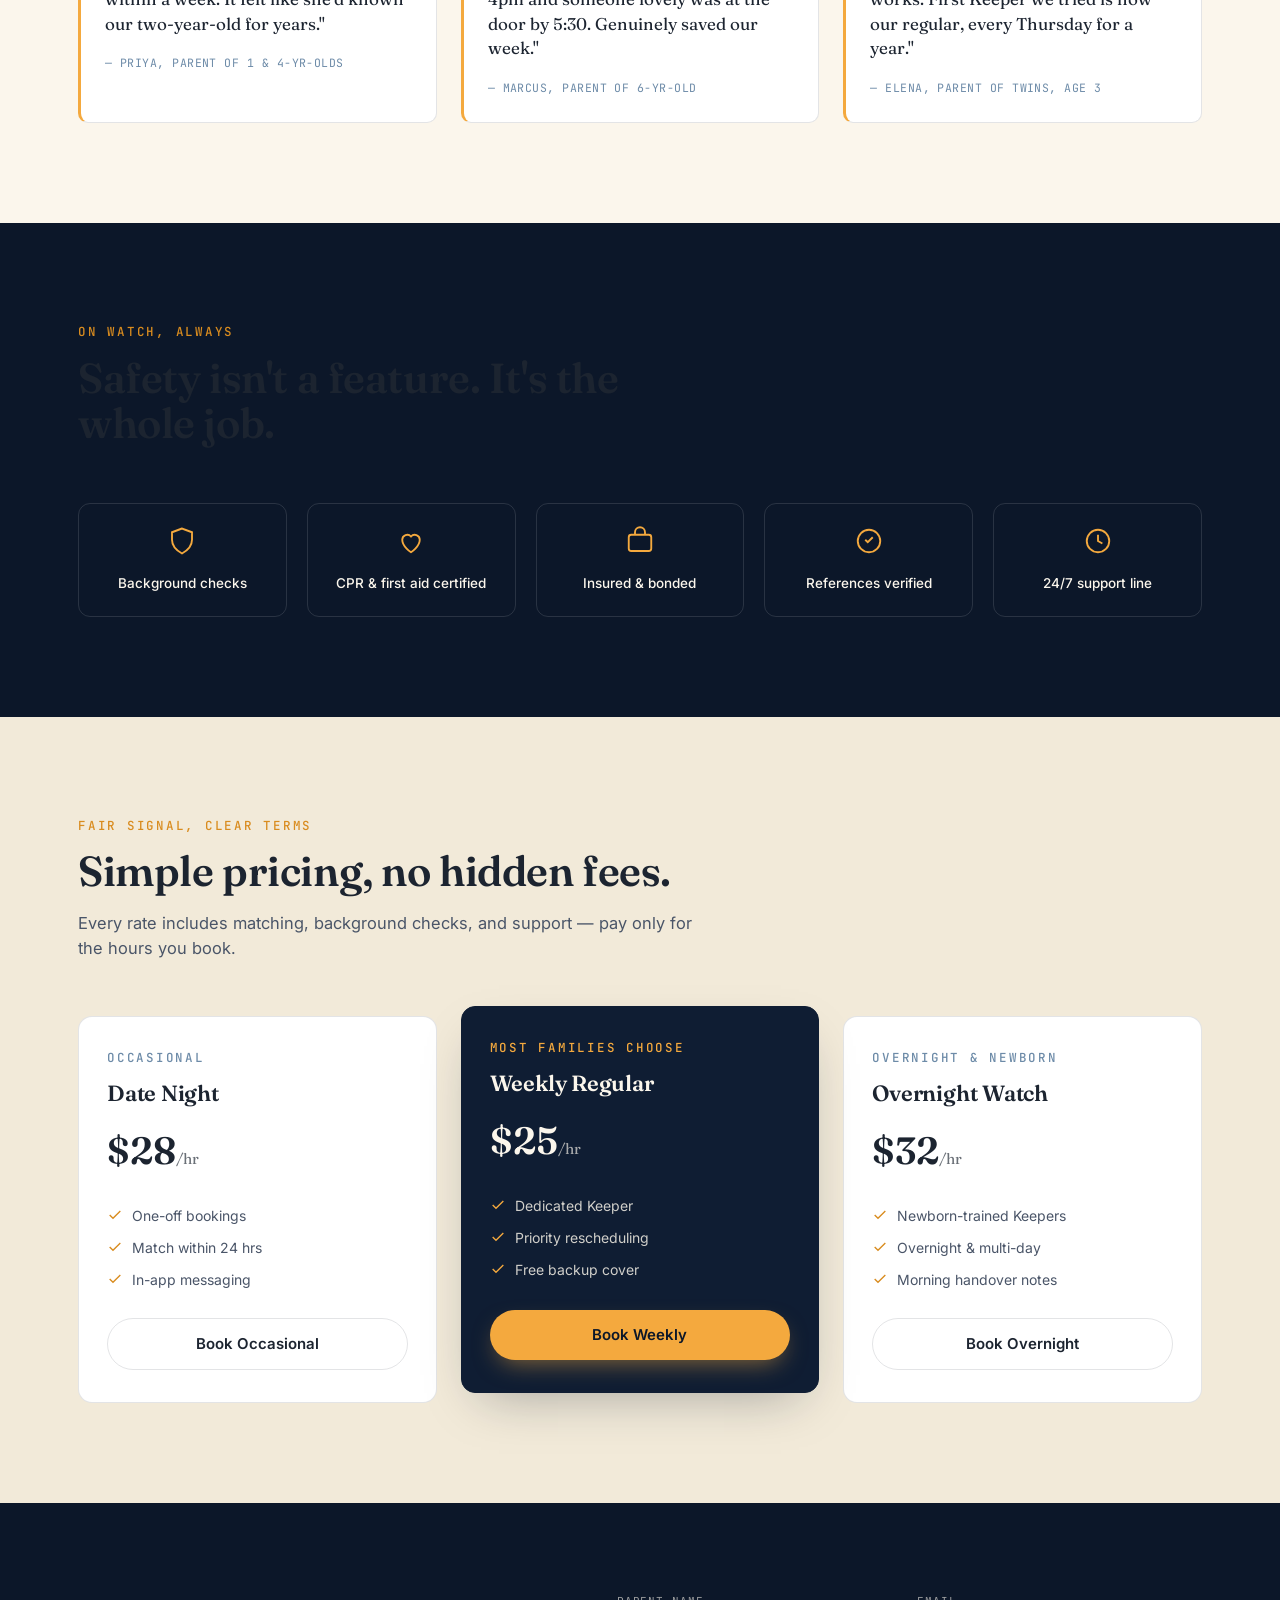
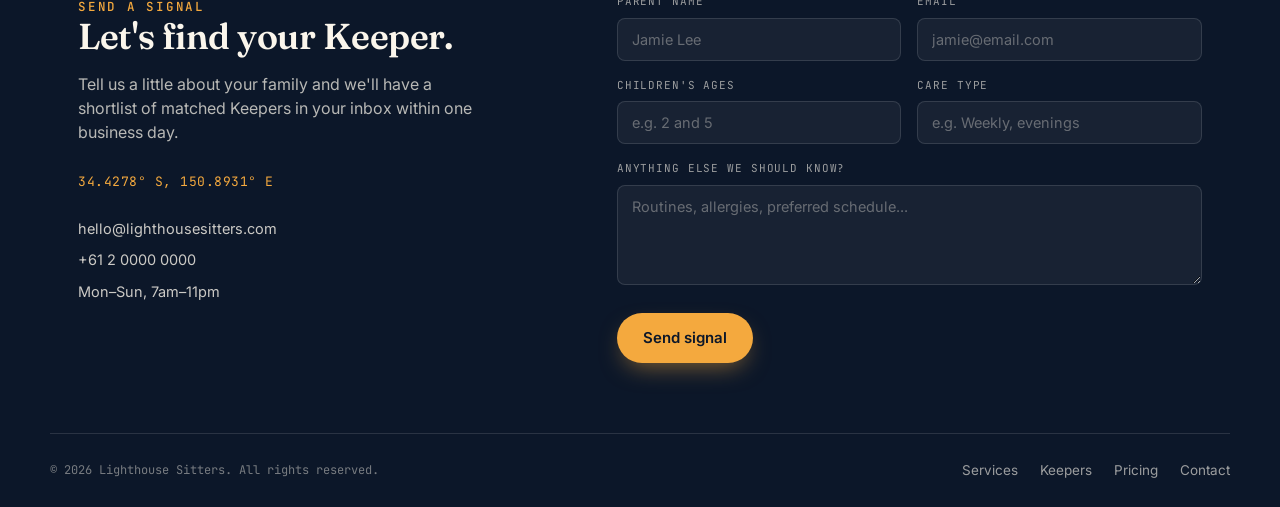
<file: lighthousesitters/index.html>
<!DOCTYPE html>
<html lang="en">
<head>
<meta charset="UTF-8">
<meta name="viewport" content="width=device-width, initial-scale=1.0">
<title>Lighthouse Sitters — A steady light for busy families</title>
<meta name="description" content="Vetted, warm, endlessly patient babysitters. Booked in minutes, ready when you need them most.">
<link rel="preconnect" href="https://fonts.googleapis.com">
<link rel="preconnect" href="https://fonts.gstatic.com" crossorigin>
<link href="https://fonts.googleapis.com/css2?family=Fraunces:opsz,wght@9..144,400;9..144,500;9..144,600;9..144,700&family=Inter:wght@400;500;600;700&family=JetBrains+Mono:wght@400;500;600&display=swap" rel="stylesheet">
<style>
  :root{
    --navy-950:#0c1729;
    --navy-900:#0f1d33;
    --navy-800:#16294a;
    --navy-700:#20375e;
    --cream:#fbf6ec;
    --cream-dim:#f2ead9;
    --gold:#f4a93e;
    --gold-dim:#d98c1f;
    --slate:#6d8ba8;
    --ink:#1c2430;
    --ink-soft:#4a5568;
    --white:#ffffff;
    --line: rgba(255,255,255,0.12);
    --line-dark: rgba(28,36,48,0.12);
    --shadow: 0 20px 50px -20px rgba(12,23,41,0.35);
    --radius: 14px;
    --font-display: "Fraunces", serif;
    --font-body: "Inter", -apple-system, sans-serif;
    --font-mono: "JetBrains Mono", monospace;
  }

  *{margin:0;padding:0;box-sizing:border-box;}
  html{scroll-behavior:smooth;}
  @media (prefers-reduced-motion: reduce){
    html{scroll-behavior:auto;}
    *{animation-duration:0.01ms !important; animation-iteration-count:1 !important; transition-duration:0.01ms !important;}
  }

  body{
    font-family:var(--font-body);
    color:var(--ink);
    background:var(--cream);
    line-height:1.5;
    -webkit-font-smoothing:antialiased;
  }

  img,svg{display:block;max-width:100%;}
  a{color:inherit;text-decoration:none;}
  ul{list-style:none;}
  button{font:inherit;cursor:pointer;border:none;background:none;color:inherit;}

  :focus-visible{
    outline: 2px solid var(--gold);
    outline-offset: 3px;
    border-radius: 4px;
  }

  .wrap{
    width:100%;
    max-width:1180px;
    margin:0 auto;
    padding:0 28px;
  }

  .eyebrow{
    font-family:var(--font-mono);
    font-size:12.5px;
    letter-spacing:0.14em;
    text-transform:uppercase;
    font-weight:500;
  }

  h1,h2,h3{
    font-family:var(--font-display);
    font-weight:600;
    line-height:1.08;
    letter-spacing:-0.01em;
  }

  .btn{
    display:inline-flex;
    align-items:center;
    gap:8px;
    padding:14px 26px;
    border-radius:999px;
    font-weight:600;
    font-size:15px;
    transition:transform .18s ease, box-shadow .18s ease, background .18s ease;
    white-space:nowrap;
  }
  .btn-gold{
    background:var(--gold);
    color:var(--navy-950);
    box-shadow:0 10px 24px -8px rgba(244,169,62,0.55);
  }
  .btn-gold:hover{background:var(--gold-dim); transform:translateY(-2px);}
  .btn-ghost{
    background:transparent;
    border:1.5px solid var(--line);
    color:var(--cream);
  }
  .btn-ghost:hover{border-color:var(--gold); color:var(--gold);}
  .btn-outline-dark{
    border:1.5px solid var(--line-dark);
    color:var(--ink);
  }
  .btn-outline-dark:hover{border-color:var(--navy-800); background:var(--navy-800); color:var(--cream);}

  /* ---------- NAV ---------- */
  header.site{
    position:sticky;
    top:0;
    z-index:100;
    background:rgba(12,23,41,0.82);
    backdrop-filter:blur(10px);
    border-bottom:1px solid var(--line);
  }
  .nav{
    display:flex;
    align-items:center;
    justify-content:space-between;
    padding:16px 28px;
  }
  .brand{
    display:flex;
    align-items:center;
    gap:10px;
    color:var(--cream);
  }
  .brand-mark{width:30px;height:30px;flex-shrink:0;}
  .brand-name{
    font-family:var(--font-display);
    font-size:18px;
    font-weight:600;
    letter-spacing:0.01em;
  }
  .nav-links{
    display:flex;
    gap:32px;
    align-items:center;
  }
  .nav-links a{
    color:var(--cream);
    font-size:14.5px;
    font-weight:500;
    opacity:0.85;
    transition:opacity .15s;
    position:relative;
  }
  .nav-links a:hover{opacity:1;}
  .nav-right{display:flex;align-items:center;gap:18px;}
  .nav-toggle{
    display:none;
    flex-direction:column;
    gap:5px;
    padding:6px;
    color:var(--cream);
  }
  .nav-toggle span{width:22px;height:2px;background:currentColor;border-radius:2px;}

  @media (max-width:860px){
    .nav-links{
      position:absolute;
      top:100%;
      left:0;right:0;
      background:var(--navy-900);
      flex-direction:column;
      align-items:flex-start;
      padding:18px 28px 26px;
      gap:18px;
      display:none;
      border-bottom:1px solid var(--line);
    }
    .nav-links.open{display:flex;}
    .nav-toggle{display:flex;}
    .nav-right .btn-gold{padding:10px 18px; font-size:13.5px;}
  }

  /* ---------- HERO ---------- */
  .hero{
    position:relative;
    background:linear-gradient(180deg, var(--navy-950) 0%, var(--navy-900) 55%, var(--navy-800) 100%);
    color:var(--cream);
    overflow:hidden;
    padding-top:96px;
  }
  .stars{
    position:absolute; inset:0 0 40% 0;
    background-image:
      radial-gradient(1.5px 1.5px at 10% 20%, rgba(255,255,255,.7), transparent),
      radial-gradient(1.5px 1.5px at 25% 45%, rgba(255,255,255,.5), transparent),
      radial-gradient(1px 1px at 40% 15%, rgba(255,255,255,.6), transparent),
      radial-gradient(1.5px 1.5px at 60% 30%, rgba(255,255,255,.55), transparent),
      radial-gradient(1px 1px at 75% 10%, rgba(255,255,255,.6), transparent),
      radial-gradient(1.5px 1.5px at 88% 40%, rgba(255,255,255,.5), transparent),
      radial-gradient(1px 1px at 95% 22%, rgba(255,255,255,.5), transparent),
      radial-gradient(1.5px 1.5px at 15% 60%, rgba(255,255,255,.4), transparent),
      radial-gradient(1px 1px at 50% 55%, rgba(255,255,255,.4), transparent);
    animation:twinkle 5s ease-in-out infinite alternate;
    pointer-events:none;
  }
  @keyframes twinkle{from{opacity:.6} to{opacity:1}}

  .hero-inner{
    position:relative;
    display:grid;
    grid-template-columns:1.05fr 0.95fr;
    gap:40px;
    align-items:center;
    padding-bottom:0;
  }
  .hero-copy{padding:56px 0 64px;}
  .hero-copy .eyebrow{color:var(--gold); margin-bottom:18px; display:inline-block;}
  .hero-copy h1{
    font-size:clamp(38px, 5.2vw, 62px);
    margin-bottom:22px;
  }
  .hero-copy h1 em{
    font-style:italic;
    color:var(--gold);
  }
  .hero-copy p.lead{
    font-size:18px;
    color:rgba(251,246,236,0.78);
    max-width:480px;
    margin-bottom:34px;
  }
  .hero-ctas{display:flex; gap:14px; flex-wrap:wrap;}

  .beacon-scene{
    position:relative;
    height:460px;
    display:flex;
    align-items:flex-end;
    justify-content:center;
  }
  .beam-cone{
    position:absolute;
    top:78px;
    left:50%;
    width:900px;
    height:900px;
    margin-left:-450px;
    background:conic-gradient(from -35deg at 50% 0%,
      transparent 0deg,
      rgba(244,169,62,0.22) 12deg,
      rgba(244,169,62,0.06) 22deg,
      transparent 30deg,
      transparent 360deg);
    animation:sweep 7s linear infinite;
    transform-origin:50% 0%;
    pointer-events:none;
  }
  @keyframes sweep{
    0%{transform:rotate(-24deg);}
    50%{transform:rotate(24deg);}
    100%{transform:rotate(-24deg);}
  }
  .lighthouse-svg{
    position:relative;
    width:190px;
    z-index:2;
  }
  .horizon{
    position:absolute;
    bottom:64px;
    left:0; right:0;
    height:1px;
    background:linear-gradient(90deg, transparent, rgba(251,246,236,0.25), transparent);
  }
  .sea{
    position:absolute;
    bottom:0; left:0; right:0;
    height:64px;
    background:linear-gradient(180deg, rgba(32,55,94,0.9), var(--navy-800));
  }
  .sea::before{
    content:"";
    position:absolute;
    inset:0;
    background-image:repeating-linear-gradient(100deg, rgba(251,246,236,0.05) 0 2px, transparent 2px 60px);
    animation:waves 8s linear infinite;
  }
  @keyframes waves{ from{background-position-x:0} to{background-position-x:200px} }

  .stat-strip{
    position:relative;
    border-top:1px solid var(--line);
    background:rgba(255,255,255,0.03);
  }
  .stat-grid{
    display:grid;
    grid-template-columns:repeat(4,1fr);
    padding:26px 0;
  }
  .stat-grid div{
    text-align:center;
    padding:6px 16px;
    border-right:1px solid var(--line);
  }
  .stat-grid div:last-child{border-right:none;}
  .stat-num{
    font-family:var(--font-display);
    font-size:26px;
    color:var(--gold);
    font-weight:600;
  }
  .stat-label{
    font-family:var(--font-mono);
    font-size:11px;
    letter-spacing:0.08em;
    text-transform:uppercase;
    color:rgba(251,246,236,0.6);
    margin-top:4px;
  }

  @media (max-width:900px){
    .hero-inner{grid-template-columns:1fr;}
    .beacon-scene{height:300px;}
    .beam-cone{width:600px;height:600px;margin-left:-300px;top:50px;}
    .stat-grid{grid-template-columns:repeat(2,1fr); row-gap:18px;}
    .stat-grid div:nth-child(2n){border-right:none;}
    .stat-grid div:nth-child(1),.stat-grid div:nth-child(2){border-bottom:1px solid var(--line); padding-bottom:18px;}
  }

  /* ---------- SECTION SCAFFOLD ---------- */
  section{padding:100px 0;}
  .section-head{
    max-width:640px;
    margin-bottom:56px;
  }
  .section-head .eyebrow{color:var(--gold-dim); margin-bottom:14px; display:block;}
  .section-head h2{
    font-size:clamp(30px,3.4vw,42px);
    color:var(--ink);
  }
  .section-head p{
    margin-top:16px;
    font-size:16.5px;
    color:var(--ink-soft);
  }
  .on-dark .section-head .eyebrow{color:var(--gold);}
  .on-dark .section-head h2{color:var(--cream);}
  .on-dark .section-head p{color:rgba(251,246,236,0.72);}

  /* ---------- LOGBOOK / SERVICES ---------- */
  .logbook{background:var(--cream);}
  .log-grid{
    display:grid;
    grid-template-columns:repeat(3,1fr);
    gap:1px;
    background:var(--line-dark);
    border:1px solid var(--line-dark);
    border-radius:var(--radius);
    overflow:hidden;
  }
  .log-card{
    background:var(--white);
    padding:32px 28px;
    transition:background .2s ease;
  }
  .log-card:hover{background:var(--cream-dim);}
  .log-icon{
    width:42px;height:42px;
    margin-bottom:20px;
    color:var(--navy-800);
  }
  .log-num{
    font-family:var(--font-mono);
    font-size:12px;
    color:var(--slate);
    margin-bottom:10px;
    display:block;
  }
  .log-card h3{
    font-size:20px;
    margin-bottom:10px;
    color:var(--ink);
  }
  .log-card p{
    font-size:14.5px;
    color:var(--ink-soft);
  }

  @media (max-width:860px){
    .log-grid{grid-template-columns:1fr;}
  }

  /* ---------- HOW IT WORKS ---------- */
  .course{background:var(--navy-900); color:var(--cream);}
  .course-steps{
    display:grid;
    grid-template-columns:repeat(4,1fr);
    gap:28px;
  }
  .step{
    border-top:2px solid var(--gold);
    padding-top:20px;
  }
  .step .step-no{
    font-family:var(--font-mono);
    color:var(--gold);
    font-size:13px;
    letter-spacing:0.08em;
  }
  .step h3{
    font-family:var(--font-display);
    font-size:19px;
    margin:10px 0 8px;
    font-weight:500;
  }
  .step p{
    font-size:14.5px;
    color:rgba(251,246,236,0.7);
  }
  @media (max-width:860px){
    .course-steps{grid-template-columns:1fr 1fr; row-gap:32px;}
  }
  @media (max-width:520px){
    .course-steps{grid-template-columns:1fr;}
  }

  /* ---------- KEEPERS ---------- */
  .keepers{background:var(--cream-dim);}
  .keeper-grid{
    display:grid;
    grid-template-columns:repeat(3,1fr);
    gap:24px;
  }
  .keeper-card{
    background:var(--white);
    border-radius:var(--radius);
    padding:28px;
    box-shadow:var(--shadow);
    border:1px solid var(--line-dark);
  }
  .keeper-top{
    display:flex;
    align-items:center;
    gap:14px;
    margin-bottom:18px;
  }
  .keeper-avatar{
    width:54px;height:54px;
    border-radius:50%;
    background:linear-gradient(135deg,var(--navy-700),var(--navy-900));
    display:flex;align-items:center;justify-content:center;
    color:var(--gold);
    font-family:var(--font-display);
    font-weight:600;
    font-size:18px;
    flex-shrink:0;
  }
  .keeper-name{font-weight:600; font-size:16.5px;}
  .keeper-role{
    font-family:var(--font-mono);
    font-size:11.5px;
    color:var(--slate);
    text-transform:uppercase;
    letter-spacing:0.06em;
  }
  .keeper-card p.bio{
    font-size:14.5px;
    color:var(--ink-soft);
    margin-bottom:18px;
  }
  .badge-row{
    display:flex;
    flex-wrap:wrap;
    gap:8px;
  }
  .badge{
    font-family:var(--font-mono);
    font-size:10.5px;
    letter-spacing:0.03em;
    padding:5px 10px;
    border-radius:999px;
    background:var(--cream-dim);
    border:1px solid var(--line-dark);
    color:var(--ink-soft);
  }
  @media (max-width:900px){
    .keeper-grid{grid-template-columns:1fr; max-width:420px; margin:0 auto;}
  }

  /* ---------- TESTIMONIALS ---------- */
  .harbor{background:var(--cream);}
  .quote-row{
    display:grid;
    grid-template-columns:repeat(3,1fr);
    gap:24px;
  }
  .quote-card{
    background:var(--white);
    border:1px solid var(--line-dark);
    border-left:3px solid var(--gold);
    border-radius:10px;
    padding:26px 24px;
  }
  .quote-card p.q{
    font-family:var(--font-display);
    font-size:17px;
    line-height:1.45;
    color:var(--ink);
    margin-bottom:18px;
  }
  .quote-meta{
    font-family:var(--font-mono);
    font-size:11.5px;
    color:var(--slate);
    text-transform:uppercase;
    letter-spacing:0.04em;
  }
  @media (max-width:900px){
    .quote-row{grid-template-columns:1fr; max-width:480px; margin:0 auto;}
  }

  /* ---------- SAFETY ---------- */
  .watch{background:var(--navy-950); color:var(--cream);}
  .watch-grid{
    display:grid;
    grid-template-columns:repeat(5,1fr);
    gap:20px;
  }
  .watch-item{
    text-align:center;
    padding:22px 12px;
    border:1px solid var(--line);
    border-radius:12px;
  }
  .watch-item svg{width:30px;height:30px;margin:0 auto 14px; color:var(--gold);}
  .watch-item span{font-size:13.5px; font-weight:500;}
  @media (max-width:900px){
    .watch-grid{grid-template-columns:repeat(2,1fr);}
  }
  @media (max-width:520px){
    .watch-grid{grid-template-columns:1fr;}
  }

  /* ---------- PRICING ---------- */
  .pricing{background:var(--cream-dim);}
  .price-grid{
    display:grid;
    grid-template-columns:repeat(3,1fr);
    gap:24px;
    align-items:stretch;
  }
  .price-card{
    background:var(--white);
    border-radius:var(--radius);
    border:1px solid var(--line-dark);
    padding:32px 28px;
    display:flex;
    flex-direction:column;
  }
  .price-card.featured{
    background:var(--navy-900);
    color:var(--cream);
    border-color:var(--navy-900);
    transform:translateY(-10px);
    box-shadow:var(--shadow);
  }
  .price-card .eyebrow{color:var(--slate); margin-bottom:14px;}
  .price-card.featured .eyebrow{color:var(--gold);}
  .price-card h3{font-size:22px; margin-bottom:6px;}
  .price-value{
    font-family:var(--font-display);
    font-size:38px;
    font-weight:600;
    margin:10px 0 4px;
  }
  .price-value span{font-size:15px; font-weight:400; opacity:0.65;}
  .price-card ul{margin:22px 0 28px; display:flex; flex-direction:column; gap:11px;}
  .price-card li{
    font-size:14px;
    display:flex;
    gap:9px;
    align-items:flex-start;
    color:var(--ink-soft);
  }
  .price-card.featured li{color:rgba(251,246,236,0.82);}
  .price-card li svg{width:16px;height:16px;flex-shrink:0;margin-top:2px;color:var(--gold-dim);}
  .price-card.featured li svg{color:var(--gold);}
  .price-card .btn{margin-top:auto; justify-content:center; width:100%;}
  @media (max-width:900px){
    .price-grid{grid-template-columns:1fr; max-width:420px; margin:0 auto;}
    .price-card.featured{transform:none;}
  }

  /* ---------- CONTACT / FOOTER ---------- */
  footer.site{
    background:var(--navy-950);
    color:var(--cream);
    padding-top:90px;
  }
  .contact-grid{
    display:grid;
    grid-template-columns:0.9fr 1.1fr;
    gap:60px;
    padding-bottom:70px;
    border-bottom:1px solid var(--line);
  }
  .contact-info h2{
    font-size:clamp(28px,3vw,36px);
    margin-bottom:16px;
  }
  .contact-info p{
    color:rgba(251,246,236,0.72);
    max-width:400px;
    margin-bottom:28px;
  }
  .coords{
    font-family:var(--font-mono);
    font-size:13px;
    color:var(--gold);
    letter-spacing:0.04em;
    margin-bottom:6px;
  }
  .contact-list{margin-top:26px; display:flex; flex-direction:column; gap:10px;}
  .contact-list a{font-size:14.5px; color:rgba(251,246,236,0.8); transition:color .15s;}
  .contact-list a:hover{color:var(--gold);}

  form.signal{
    display:grid;
    grid-template-columns:1fr 1fr;
    gap:16px;
  }
  form.signal .full{grid-column:1 / -1;}
  form.signal label{
    font-family:var(--font-mono);
    font-size:11px;
    text-transform:uppercase;
    letter-spacing:0.08em;
    color:rgba(251,246,236,0.6);
    margin-bottom:8px;
    display:block;
  }
  form.signal input,form.signal textarea{
    width:100%;
    background:rgba(255,255,255,0.05);
    border:1px solid var(--line);
    border-radius:8px;
    padding:12px 14px;
    color:var(--cream);
    font-family:var(--font-body);
    font-size:14.5px;
  }
  form.signal input::placeholder, form.signal textarea::placeholder{color:rgba(251,246,236,0.35);}
  form.signal textarea{resize:vertical; min-height:100px;}
  form.signal .btn{margin-top:6px;}

  .foot-bottom{
    display:flex;
    justify-content:space-between;
    align-items:center;
    padding:26px 0;
    flex-wrap:wrap;
    gap:14px;
  }
  .foot-links{display:flex; gap:22px;}
  .foot-links a{font-size:13.5px; color:rgba(251,246,236,0.6);}
  .foot-links a:hover{color:var(--gold);}
  .foot-copy{
    font-family:var(--font-mono);
    font-size:12px;
    color:rgba(251,246,236,0.45);
  }

  @media (max-width:860px){
    .contact-grid{grid-template-columns:1fr; gap:40px;}
    form.signal{grid-template-columns:1fr;}
  }

  .reveal{
    opacity:0;
    transform:translateY(18px);
    transition:opacity .6s ease, transform .6s ease;
  }
  .reveal.in{opacity:1; transform:translateY(0);}
</style>
</head>
<body>

<header class="site">
  <nav class="nav wrap">
    <a href="#top" class="brand">
      <svg class="brand-mark" viewBox="0 0 40 40" fill="none" xmlns="http://www.w3.org/2000/svg">
        <path d="M17 4H23L25 11H15L17 4Z" fill="#F4A93E"/>
        <path d="M15.5 13H24.5L26 20H14L15.5 13Z" fill="#FBF6EC"/>
        <path d="M13.5 22H26.5L29 36H11L13.5 22Z" fill="#FBF6EC" fill-opacity="0.9"/>
        <rect x="11" y="22" width="18" height="3" fill="#20375E"/>
        <rect x="9" y="35" width="22" height="2.4" fill="#F4A93E"/>
      </svg>
      <span class="brand-name">Lighthouse Sitters</span>
    </a>
    <ul class="nav-links" id="navLinks">
      <li><a href="#services">Services</a></li>
      <li><a href="#keepers">Keepers</a></li>
      <li><a href="#how">How it works</a></li>
      <li><a href="#pricing">Pricing</a></li>
      <li><a href="#contact">Contact</a></li>
    </ul>
    <div class="nav-right">
      <a href="#contact" class="btn btn-gold">Book a Keeper</a>
      <button class="nav-toggle" id="navToggle" aria-label="Toggle menu" aria-expanded="false">
        <span></span><span></span><span></span>
      </button>
    </div>
  </nav>
</header>

<main id="top">

  <!-- HERO -->
  <section class="hero" style="padding-bottom:0;">
    <div class="stars"></div>
    <div class="wrap hero-inner">
      <div class="hero-copy">
        <span class="eyebrow">Trusted childcare, on call</span>
        <h1>A steady light<br>for busy <em>families.</em></h1>
        <p class="lead">Vetted, warm, endlessly patient sitters — matched to your family and booked in minutes, ready when you need them most.</p>
        <div class="hero-ctas">
          <a href="#contact" class="btn btn-gold">Book a Keeper</a>
          <a href="#how" class="btn btn-ghost">See how it works</a>
        </div>
      </div>
      <div class="beacon-scene">
        <div class="beam-cone"></div>
        <div class="horizon"></div>
        <svg class="lighthouse-svg" viewBox="0 0 200 420" fill="none" xmlns="http://www.w3.org/2000/svg">
          <ellipse cx="100" cy="400" rx="70" ry="10" fill="#0c1729"/>
          <path d="M70 380 L130 380 L120 220 L80 220 Z" fill="#FBF6EC"/>
          <path d="M80 220 L120 220 L116 160 L84 160 Z" fill="#F2EAD9"/>
          <rect x="72" y="340" width="56" height="16" fill="#20375E"/>
          <rect x="76" y="300" width="48" height="14" fill="#20375E"/>
          <rect x="80" y="260" width="40" height="12" fill="#20375E"/>
          <path d="M84 160 H116 L112 130 H88 Z" fill="#20375E"/>
          <rect x="86" y="110" width="28" height="24" rx="2" fill="#F4A93E" opacity="0.9"/>
          <path d="M80 110 H120 L108 92 H92 Z" fill="#0c1729"/>
          <rect x="96" y="70" width="8" height="24" fill="#0c1729"/>
          <circle cx="100" cy="66" r="5" fill="#F4A93E"/>
        </svg>
        <div class="sea"></div>
      </div>
    </div>
    <div class="stat-strip">
      <div class="wrap stat-grid">
        <div><div class="stat-num">500+</div><div class="stat-label">Families guided home</div></div>
        <div><div class="stat-num">4.9/5</div><div class="stat-label">Average keeper rating</div></div>
        <div><div class="stat-num">100%</div><div class="stat-label">Background-checked</div></div>
        <div><div class="stat-num">24hr</div><div class="stat-label">Emergency coverage</div></div>
      </div>
    </div>
  </section>

  <!-- SERVICES -->
  <section class="logbook" id="services">
    <div class="wrap">
      <div class="section-head reveal">
        <span class="eyebrow">The Logbook</span>
        <h2>Care for every kind of night.</h2>
        <p>Every entry, matched with the right Keeper — from a quick date-night escape to specialist newborn watches.</p>
      </div>
      <div class="log-grid reveal">
        <div class="log-card">
          <span class="log-num">ENTRY 01</span>
          <svg class="log-icon" viewBox="0 0 24 24" fill="none" stroke="currentColor" stroke-width="1.5"><path d="M12 21c-4-3-8-6.5-8-11a5 5 0 0 1 8-4 5 5 0 0 1 8 4c0 4.5-4 8-8 11Z"/></svg>
          <h3>Date Night</h3>
          <p>A few hours of easy, reliable care so you can get out the door on time.</p>
        </div>
        <div class="log-card">
          <span class="log-num">ENTRY 02</span>
          <svg class="log-icon" viewBox="0 0 24 24" fill="none" stroke="currentColor" stroke-width="1.5"><rect x="3" y="5" width="18" height="16" rx="2"/><path d="M3 10h18M8 3v4M16 3v4"/></svg>
          <h3>Weekly Care</h3>
          <p>A familiar Keeper on the same days each week, built around school runs and routines.</p>
        </div>
        <div class="log-card">
          <span class="log-num">ENTRY 03</span>
          <svg class="log-icon" viewBox="0 0 24 24" fill="none" stroke="currentColor" stroke-width="1.5"><path d="M12 3c2 2 4 4.5 4 7.5a4 4 0 0 1-8 0C8 7.5 10 5 12 3Z"/><path d="M6 21c0-3 2.5-5 6-5s6 2 6 5"/></svg>
          <h3>Newborn Watch</h3>
          <p>Overnight specialists trained in infant sleep, feeding schedules, and new-parent nerves.</p>
        </div>
        <div class="log-card">
          <span class="log-num">ENTRY 04</span>
          <svg class="log-icon" viewBox="0 0 24 24" fill="none" stroke="currentColor" stroke-width="1.5"><circle cx="12" cy="12" r="9"/><path d="M12 7v5l3 3"/></svg>
          <h3>Overnight Stays</h3>
          <p>Full night coverage with morning handover, for travel or a long-overdue sleep-in.</p>
        </div>
        <div class="log-card">
          <span class="log-num">ENTRY 05</span>
          <svg class="log-icon" viewBox="0 0 24 24" fill="none" stroke="currentColor" stroke-width="1.5"><path d="M12 2 2 7l10 5 10-5-10-5Z"/><path d="M2 17l10 5 10-5M2 12l10 5 10-5"/></svg>
          <h3>Emergency Backup</h3>
          <p>Same-day cover when plans fall through — a Keeper on the way within the hour.</p>
        </div>
        <div class="log-card">
          <span class="log-num">ENTRY 06</span>
          <svg class="log-icon" viewBox="0 0 24 24" fill="none" stroke="currentColor" stroke-width="1.5"><path d="M12 2v20M2 12h20"/><circle cx="12" cy="12" r="9"/></svg>
          <h3>Special Needs Care</h3>
          <p>Keepers trained for sensory, mobility, and medical needs, matched with real experience.</p>
        </div>
      </div>
    </div>
  </section>

  <!-- HOW IT WORKS -->
  <section class="course" id="how">
    <div class="wrap">
      <div class="section-head on-dark reveal">
        <span class="eyebrow">Charting your course</span>
        <h2>Four steps, from request to relief.</h2>
      </div>
      <div class="course-steps reveal">
        <div class="step">
          <span class="step-no">01</span>
          <h3>Chart your course</h3>
          <p>Tell us the dates, ages, and anything your family needs us to know.</p>
        </div>
        <div class="step">
          <span class="step-no">02</span>
          <h3>Meet your Keeper</h3>
          <p>Review matched profiles and hop on a quick video call before you commit.</p>
        </div>
        <div class="step">
          <span class="step-no">03</span>
          <h3>Confirm & relax</h3>
          <p>Book securely and message your Keeper directly, any time before the shift.</p>
        </div>
        <div class="step">
          <span class="step-no">04</span>
          <h3>We stay in touch</h3>
          <p>Check-in updates land in your pocket, so you're never far from the harbour.</p>
        </div>
      </div>
    </div>
  </section>

  <!-- KEEPERS -->
  <section class="keepers" id="keepers">
    <div class="wrap">
      <div class="section-head reveal">
        <span class="eyebrow">Meet the Keepers</span>
        <h2>The people who hold the light.</h2>
        <p>Every Keeper is interviewed in person, background-checked, and certified in first aid before they ever meet your family.</p>
      </div>
      <div class="keeper-grid reveal">
        <div class="keeper-card">
          <div class="keeper-top">
            <div class="keeper-avatar">M</div>
            <div>
              <div class="keeper-name">Maya R.</div>
              <div class="keeper-role">6 yrs experience</div>
            </div>
          </div>
          <p class="bio">Early-childhood educator who specialises in bedtime routines and big feelings. Fluent in three-year-old negotiation tactics.</p>
          <div class="badge-row">
            <span class="badge">CPR CERTIFIED</span>
            <span class="badge">BACKGROUND CHECKED</span>
            <span class="badge">NEWBORN TRAINED</span>
          </div>
        </div>
        <div class="keeper-card">
          <div class="keeper-top">
            <div class="keeper-avatar">J</div>
            <div>
              <div class="keeper-name">Jonah T.</div>
              <div class="keeper-role">4 yrs experience</div>
            </div>
          </div>
          <p class="bio">Former camp counsellor, great with school-age kids and a full toolkit of rainy-day activities. Overnight and weekly regular.</p>
          <div class="badge-row">
            <span class="badge">FIRST AID</span>
            <span class="badge">BACKGROUND CHECKED</span>
            <span class="badge">OVERNIGHT READY</span>
          </div>
        </div>
        <div class="keeper-card">
          <div class="keeper-top">
            <div class="keeper-avatar">S</div>
            <div>
              <div class="keeper-name">Sana K.</div>
              <div class="keeper-role">9 yrs experience</div>
            </div>
          </div>
          <p class="bio">Trained support worker with experience in sensory and mobility care. Calm, structured, and endlessly patient.</p>
          <div class="badge-row">
            <span class="badge">SPECIAL NEEDS</span>
            <span class="badge">BACKGROUND CHECKED</span>
            <span class="badge">CPR CERTIFIED</span>
          </div>
        </div>
      </div>
    </div>
  </section>

  <!-- TESTIMONIALS -->
  <section class="harbor">
    <div class="wrap">
      <div class="section-head reveal">
        <span class="eyebrow">Logged by families</span>
        <h2>What the harbour is saying.</h2>
      </div>
      <div class="quote-row reveal">
        <div class="quote-card">
          <p class="q">"Our Keeper had bedtime handled within a week. It felt like she'd known our two-year-old for years."</p>
          <div class="quote-meta">— Priya, parent of 1 &amp; 4-yr-olds</div>
        </div>
        <div class="quote-card">
          <p class="q">"We booked emergency backup at 4pm and someone lovely was at the door by 5:30. Genuinely saved our week."</p>
          <div class="quote-meta">— Marcus, parent of 6-yr-old</div>
        </div>
        <div class="quote-card">
          <p class="q">"The matching process actually works. First Keeper we tried is now our regular, every Thursday for a year."</p>
          <div class="quote-meta">— Elena, parent of twins, age 3</div>
        </div>
      </div>
    </div>
  </section>

  <!-- SAFETY -->
  <section class="watch">
    <div class="wrap">
      <div class="section-head on-dark reveal">
        <span class="eyebrow">On watch, always</span>
        <h2>Safety isn't a feature. It's the whole job.</h2>
      </div>
      <div class="watch-grid reveal">
        <div class="watch-item">
          <svg viewBox="0 0 24 24" fill="none" stroke="currentColor" stroke-width="1.5"><path d="M12 2 4 5v6c0 5 3.5 8.5 8 11 4.5-2.5 8-6 8-11V5l-8-3Z"/></svg>
          <span>Background checks</span>
        </div>
        <div class="watch-item">
          <svg viewBox="0 0 24 24" fill="none" stroke="currentColor" stroke-width="1.5"><path d="M12 21s-7-4.5-7-10a4 4 0 0 1 7-2.6A4 4 0 0 1 19 11c0 5.5-7 10-7 10Z"/></svg>
          <span>CPR &amp; first aid certified</span>
        </div>
        <div class="watch-item">
          <svg viewBox="0 0 24 24" fill="none" stroke="currentColor" stroke-width="1.5"><rect x="3" y="7" width="18" height="13" rx="2"/><path d="M8 7V5a4 4 0 0 1 8 0v2"/></svg>
          <span>Insured &amp; bonded</span>
        </div>
        <div class="watch-item">
          <svg viewBox="0 0 24 24" fill="none" stroke="currentColor" stroke-width="1.5"><path d="M9 11l2 2 4-4"/><circle cx="12" cy="12" r="9"/></svg>
          <span>References verified</span>
        </div>
        <div class="watch-item">
          <svg viewBox="0 0 24 24" fill="none" stroke="currentColor" stroke-width="1.5"><circle cx="12" cy="12" r="9"/><path d="M12 7v5l3.5 2"/></svg>
          <span>24/7 support line</span>
        </div>
      </div>
    </div>
  </section>

  <!-- PRICING -->
  <section class="pricing" id="pricing">
    <div class="wrap">
      <div class="section-head reveal">
        <span class="eyebrow">Fair signal, clear terms</span>
        <h2>Simple pricing, no hidden fees.</h2>
        <p>Every rate includes matching, background checks, and support — pay only for the hours you book.</p>
      </div>
      <div class="price-grid reveal">
        <div class="price-card">
          <span class="eyebrow">Occasional</span>
          <h3>Date Night</h3>
          <div class="price-value">$28<span>/hr</span></div>
          <ul>
            <li><svg viewBox="0 0 24 24" fill="none" stroke="currentColor" stroke-width="2"><path d="M20 6 9 17l-5-5"/></svg>One-off bookings</li>
            <li><svg viewBox="0 0 24 24" fill="none" stroke="currentColor" stroke-width="2"><path d="M20 6 9 17l-5-5"/></svg>Match within 24 hrs</li>
            <li><svg viewBox="0 0 24 24" fill="none" stroke="currentColor" stroke-width="2"><path d="M20 6 9 17l-5-5"/></svg>In-app messaging</li>
          </ul>
          <a href="#contact" class="btn btn-outline-dark">Book Occasional</a>
        </div>
        <div class="price-card featured">
          <span class="eyebrow">Most families choose</span>
          <h3>Weekly Regular</h3>
          <div class="price-value">$25<span>/hr</span></div>
          <ul>
            <li><svg viewBox="0 0 24 24" fill="none" stroke="currentColor" stroke-width="2"><path d="M20 6 9 17l-5-5"/></svg>Dedicated Keeper</li>
            <li><svg viewBox="0 0 24 24" fill="none" stroke="currentColor" stroke-width="2"><path d="M20 6 9 17l-5-5"/></svg>Priority rescheduling</li>
            <li><svg viewBox="0 0 24 24" fill="none" stroke="currentColor" stroke-width="2"><path d="M20 6 9 17l-5-5"/></svg>Free backup cover</li>
          </ul>
          <a href="#contact" class="btn btn-gold">Book Weekly</a>
        </div>
        <div class="price-card">
          <span class="eyebrow">Overnight &amp; Newborn</span>
          <h3>Overnight Watch</h3>
          <div class="price-value">$32<span>/hr</span></div>
          <ul>
            <li><svg viewBox="0 0 24 24" fill="none" stroke="currentColor" stroke-width="2"><path d="M20 6 9 17l-5-5"/></svg>Newborn-trained Keepers</li>
            <li><svg viewBox="0 0 24 24" fill="none" stroke="currentColor" stroke-width="2"><path d="M20 6 9 17l-5-5"/></svg>Overnight &amp; multi-day</li>
            <li><svg viewBox="0 0 24 24" fill="none" stroke="currentColor" stroke-width="2"><path d="M20 6 9 17l-5-5"/></svg>Morning handover notes</li>
          </ul>
          <a href="#contact" class="btn btn-outline-dark">Book Overnight</a>
        </div>
      </div>
    </div>
  </section>

</main>

<!-- FOOTER / CONTACT -->
<footer class="site" id="contact">
  <div class="wrap contact-grid">
    <div class="contact-info reveal">
      <span class="eyebrow" style="color:var(--gold);">Send a signal</span>
      <h2>Let's find your Keeper.</h2>
      <p>Tell us a little about your family and we'll have a shortlist of matched Keepers in your inbox within one business day.</p>
      <div class="coords">34.4278° S, 150.8931° E</div>
      <div class="contact-list">
        <a href="mailto:hello@lighthousesitters.com">hello@lighthousesitters.com</a>
        <a href="tel:+61200000000">+61 2 0000 0000</a>
        <a href="#">Mon–Sun, 7am–11pm</a>
      </div>
    </div>
    <form class="signal reveal" onsubmit="event.preventDefault(); this.querySelector('.form-note').style.display='block';">
      <div>
        <label for="fname">Parent name</label>
        <input id="fname" type="text" placeholder="Jamie Lee" required>
      </div>
      <div>
        <label for="femail">Email</label>
        <input id="femail" type="email" placeholder="jamie@email.com" required>
      </div>
      <div>
        <label for="fkids">Children's ages</label>
        <input id="fkids" type="text" placeholder="e.g. 2 and 5">
      </div>
      <div>
        <label for="fneed">Care type</label>
        <input id="fneed" type="text" placeholder="e.g. Weekly, evenings">
      </div>
      <div class="full">
        <label for="fmsg">Anything else we should know?</label>
        <textarea id="fmsg" placeholder="Routines, allergies, preferred schedule..."></textarea>
      </div>
      <div class="full">
        <button type="submit" class="btn btn-gold">Send signal</button>
        <p class="form-note" style="display:none; margin-top:12px; font-size:13.5px; color:var(--gold);">Signal received — we'll be in touch within one business day.</p>
      </div>
    </form>
  </div>
  <div class="wrap foot-bottom">
    <div class="foot-copy">© 2026 Lighthouse Sitters. All rights reserved.</div>
    <div class="foot-links">
      <a href="#services">Services</a>
      <a href="#keepers">Keepers</a>
      <a href="#pricing">Pricing</a>
      <a href="#contact">Contact</a>
    </div>
  </div>
</footer>

<script>
  // mobile nav toggle
  const navToggle = document.getElementById('navToggle');
  const navLinks = document.getElementById('navLinks');
  navToggle.addEventListener('click', () => {
    const isOpen = navLinks.classList.toggle('open');
    navToggle.setAttribute('aria-expanded', isOpen);
  });
  navLinks.querySelectorAll('a').forEach(a => a.addEventListener('click', () => {
    navLinks.classList.remove('open');
    navToggle.setAttribute('aria-expanded', 'false');
  }));

  // scroll reveal
  const revealEls = document.querySelectorAll('.reveal');
  const io = new IntersectionObserver((entries) => {
    entries.forEach(entry => {
      if (entry.isIntersecting) {
        entry.target.classList.add('in');
        io.unobserve(entry.target);
      }
    });
  }, { threshold: 0.15 });
  revealEls.forEach(el => io.observe(el));
</script>

</body>
</html>
</file>
